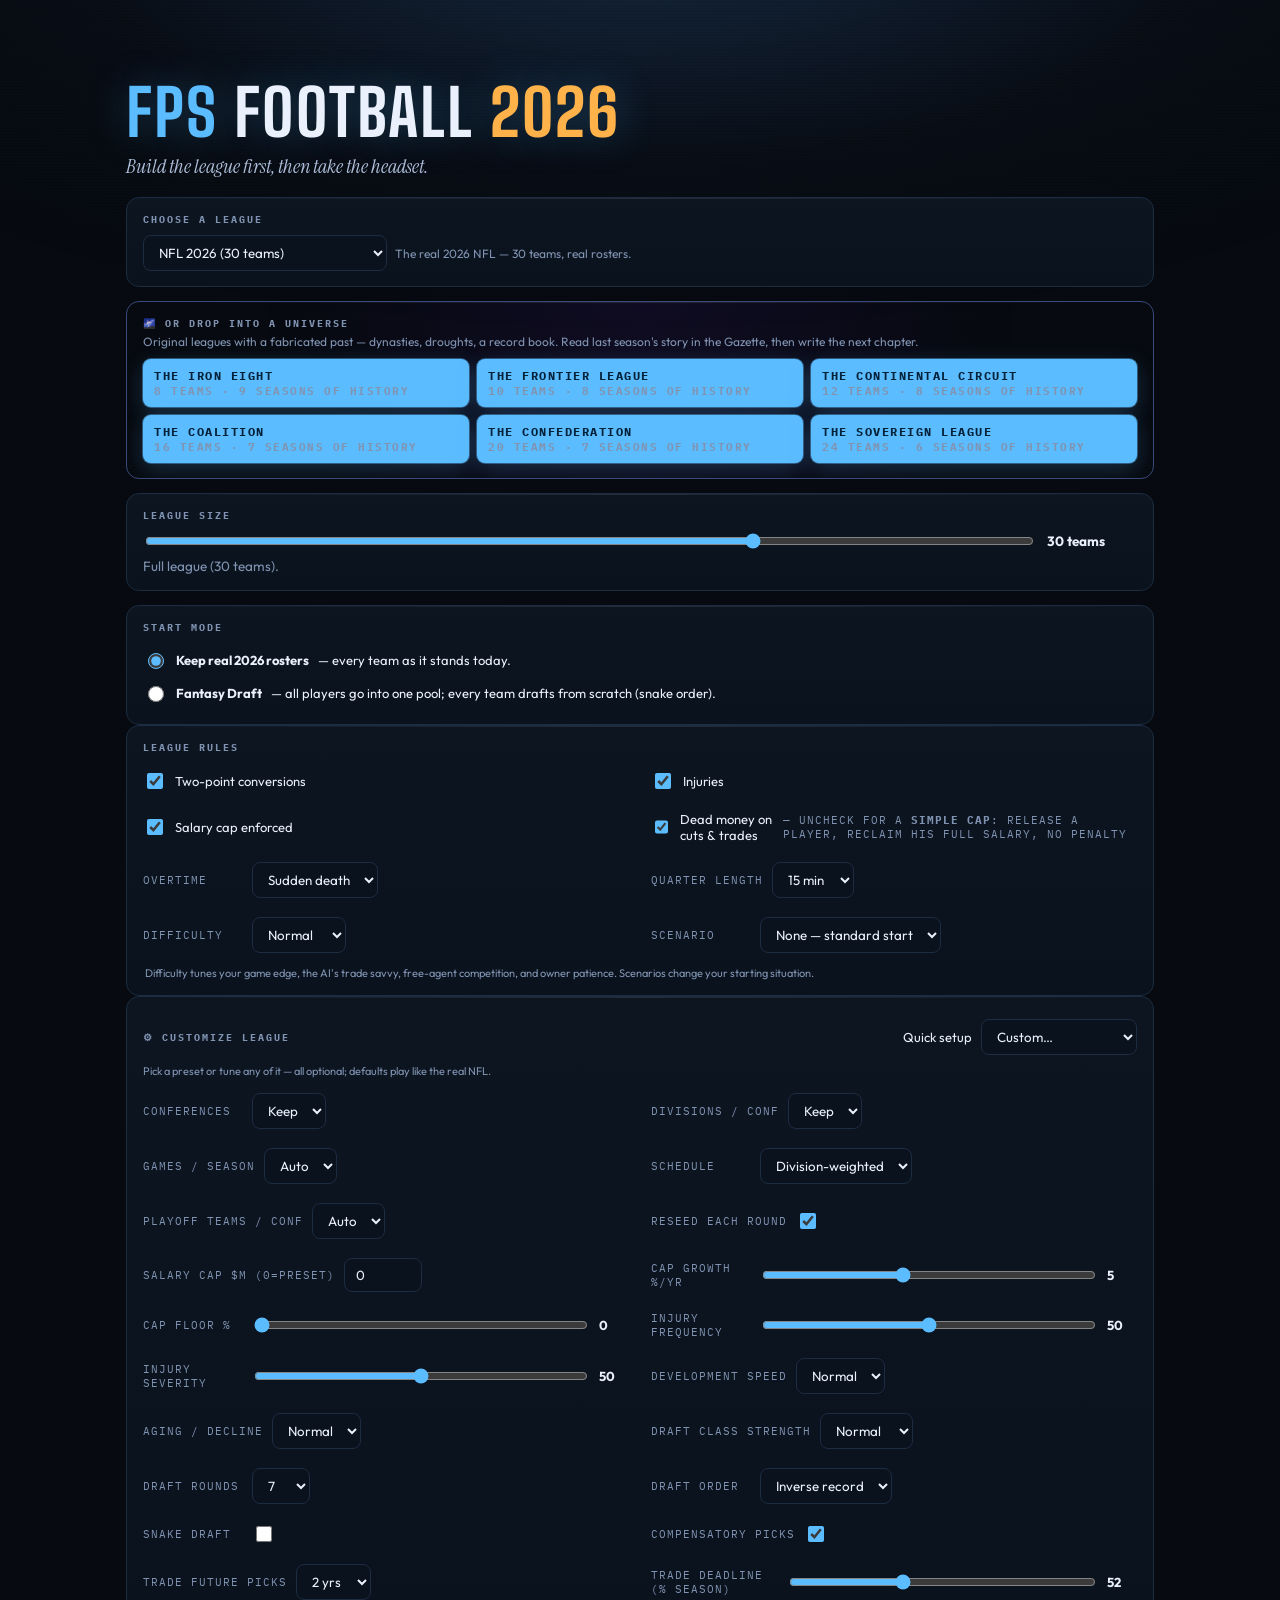
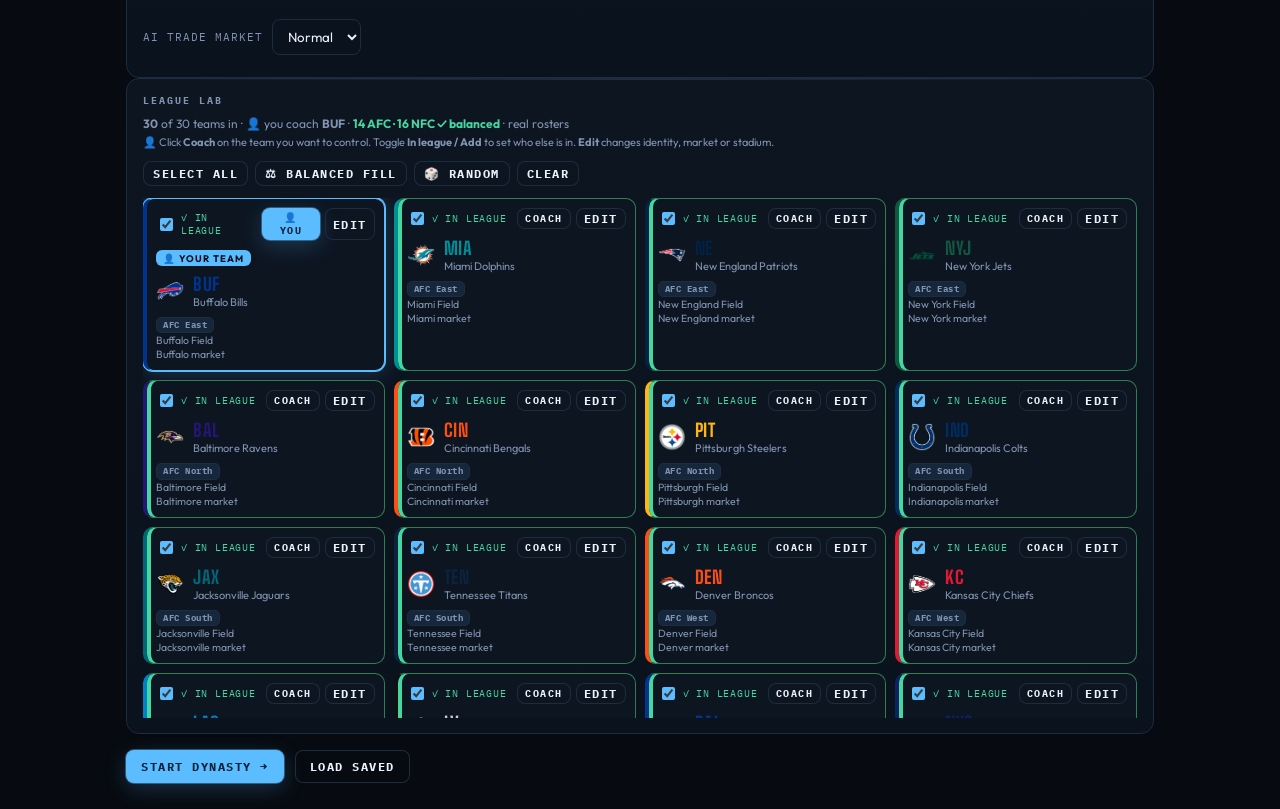
<file: index.html>
<!doctype html><html lang="en"><head><meta charset="utf-8">
<meta name="viewport" content="width=device-width,initial-scale=1">
<title>FPS Football 2026</title>
<meta name="theme-color" content="#070a10">
<link rel="icon" type="image/png" href="icon.png">
<link rel="apple-touch-icon" href="icon.png">
<link rel="stylesheet" href="style.css">
</head><body>
<div id="boot" style="padding:40px;font-family:sans-serif;color:#93a4c4">Loading FPS 2026…</div>
<script src="data.js"></script>
<script src="engine.js"></script>
<script src="sim.js"></script>
<script src="nn.js"></script>
<script src="ai.js"></script>
<script src="stories.js"></script>
<script src="voices.js"></script>
<script src="pbpgen.js"></script>
<script src="ncaa.js"></script>
<script src="leagues.js"></script>
<script src="franchises.js"></script>
<script src="odds.js"></script>
<script src="physicals.js"></script>
<script src="app.js"></script>
<script src="universes.js"></script>
<script src="storylines.js"></script>
</body></html>
</file>
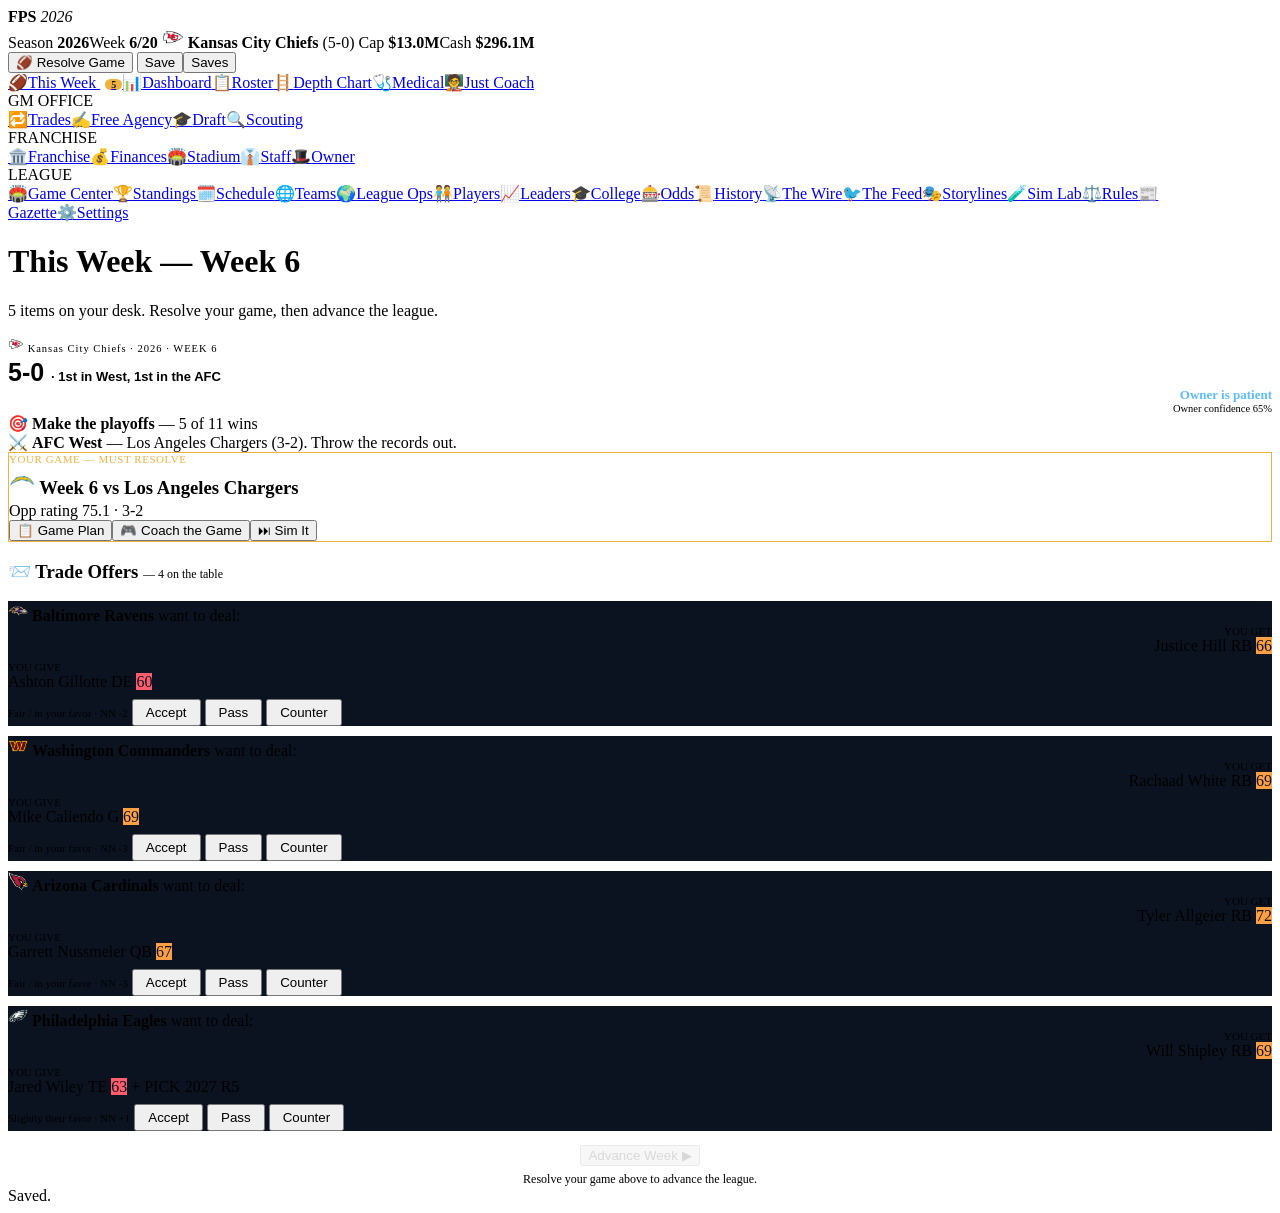
<file: _t_econ.html>
<!doctype html><html><head><meta charset="utf-8"></head><body>
<script>window.RESULT={errs:[]};window.addEventListener('error',e=>RESULT.errs.push(e.message+'@'+e.lineno));</script>
<script src="data.js"></script><script src="engine.js"></script><script src="sim.js"></script>
<script src="nn.js"></script><script src="ai.js"></script><script src="stories.js"></script>
<script src="voices.js"></script><script src="ncaa.js"></script><script src="leagues.js"></script>
<script src="odds.js"></script><script src="app.js"></script>
<script>
function J(o){return JSON.stringify(o);}
window.onload=function(){ setTimeout(function(){
 var R=window.RESULT;
 try{
  newLeague(30,'KC',{league:'nfl',rules:{}}); boot();
  var t=ut();
  // hold record + fan morale constant; measure pure stadium effect
  function snap(){ return {q:t.stadium.quality, cap:t.stadium.cap, attPct:Math.round(ENG.attendancePct(t)*1000)/10,
    profit:ENG.weeklyFinance(t,true).profit, att:ENG.weeklyFinance(t,true).att, fan:Math.round(t.fans.morale)}; }
  R.before=snap();
  t.cash=400;
  buildStadium('upgrade'); R.afterUpgrade=snap();
  buildStadium('new');     R.afterNew=snap();
  // run a few winning weeks to see fan morale + attendance compound
  for(var w=0;w<5 && G.phase==='regular';w++){ ensureWeekState();
    var g=(G.schedule[G.week]||[]).find(x=>x.home==='KC'||x.away==='KC');
    if(g){ var r=ENG.simGame(team(g.home),team(g.away),G.rules); var home=g.home==='KC'; if(home){r.hs=35;r.as=10;}else{r.as=35;r.hs=10;} G.pendingUserResult=r; }
    G.weekGameDone=true; advanceWeek({force:true});
  }
  R.after5Wins=snap();
  R.done=true;
 }catch(e){ R.fatal=String(e); }
 console.log('RESULT_BEGIN'+J(R)+'RESULT_END');
},60);};
</script></body></html>
</file>
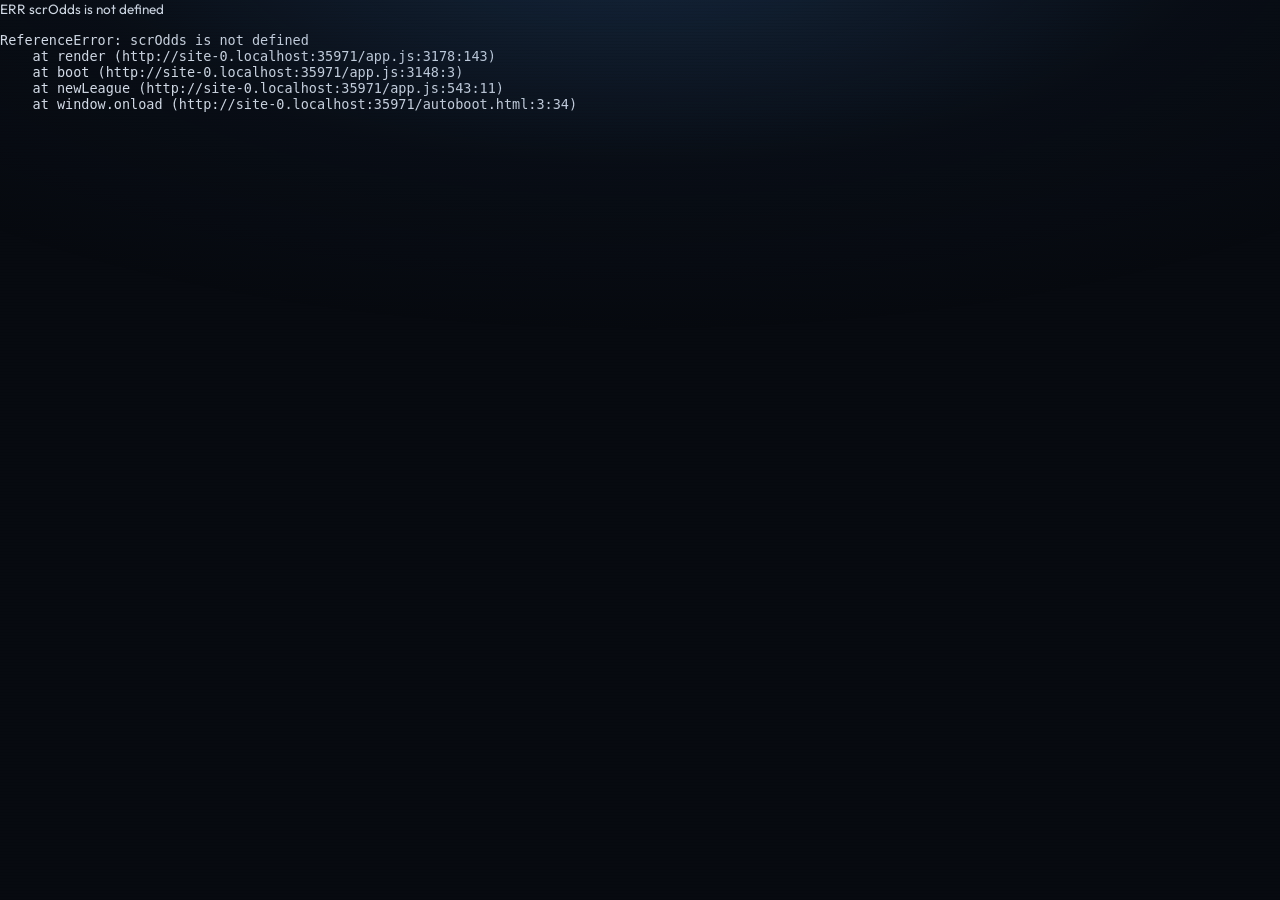
<file: autoboot.html>
<!doctype html><html><head><meta charset="utf-8"><link rel="stylesheet" href="style.css"></head><body>
<script src="data.js"></script><script src="engine.js"></script><script src="app.js"></script>
<script>window.onload=()=>{ try{ newLeague(30,'BUF'); for(let i=0;i<9;i++) advanceWeek(); VIEW=(location.hash||'#standings').slice(1); render(); }catch(e){document.body.innerHTML='ERR '+e.message+'<pre>'+e.stack+'</pre>';} };</script>
</body></html>
</file>
<file: style.css>
/* ============================================================
   FPS FOOTBALL 2026 — "FLOODLIGHT" design system
   brilliance carved out of darkness
   ============================================================ */
@font-face{font-family:'Disp';src:url('fonts/BigShoulders-Bold.ttf');font-weight:700}
@font-face{font-family:'Disp';src:url('fonts/BigShoulders-Regular.ttf');font-weight:400}
@font-face{font-family:'Mono';src:url('fonts/IBMPlexMono-Regular.ttf');font-weight:400}
@font-face{font-family:'Mono';src:url('fonts/IBMPlexMono-Bold.ttf');font-weight:700}
@font-face{font-family:'Body';src:url('fonts/Outfit-Regular.ttf');font-weight:400}
@font-face{font-family:'Body';src:url('fonts/Outfit-Bold.ttf');font-weight:700}
@font-face{font-family:'Serif';src:url('fonts/InstrumentSerif-Regular.ttf');font-style:normal}
@font-face{font-family:'Serif';src:url('fonts/InstrumentSerif-Italic.ttf');font-style:italic}
@font-face{font-family:'News';src:url('fonts/LibreBaskerville-Regular.ttf')}

:root{
  --bg:#070a10; --bg2:#0a0f18; --panel:#0d1521; --panel2:#111d2c; --line:#1c2c41; --line2:#121d2b;
  --ink:#eaf1fc; --dim:#8094b2; --faint:#56688a; --chip:#16273c;
  --acc:#5bbcff; --acc-bright:#a9dcff; --acc2:#ffb24a; --good:#46d6a0; --bad:#ff6470;
  --disp:'Disp',Impact,sans-serif; --mono:'Mono',ui-monospace,monospace; --body:'Body',-apple-system,Segoe UI,sans-serif; --serif:'Serif',Georgia,serif;
}
*{box-sizing:border-box}
*,*::before,*::after{animation:none!important;transition:none!important;scroll-behavior:auto!important}
html,body{height:100%}
body{margin:0;font-family:var(--body);background:var(--bg);color:var(--ink);font-size:13.5px;-webkit-font-smoothing:antialiased}
body::before{content:'';position:fixed;inset:0;pointer-events:none;z-index:0;
  background:radial-gradient(120% 70% at 50% -8%, rgba(44,84,130,.42), rgba(20,40,64,.12) 38%, transparent 64%);}
body::after{content:'';position:fixed;inset:0;pointer-events:none;z-index:1;opacity:.5;
  background:repeating-linear-gradient(0deg, rgba(0,0,0,.13) 0 1px, transparent 1px 3px);}
#app{display:flex;min-height:100vh;position:relative;z-index:2}
button{font-family:var(--body);cursor:pointer}
a{color:var(--acc)}

/* ---------- top bar ---------- */
#top{position:fixed;top:0;left:0;right:0;height:56px;z-index:50;display:flex;align-items:center;gap:18px;padding:0 18px;
  background:linear-gradient(180deg,rgba(13,21,33,.96),rgba(8,12,19,.92));backdrop-filter:blur(8px);border-bottom:1px solid var(--line)}
#top .logo{font-family:var(--disp);font-weight:700;letter-spacing:2px;font-size:23px;line-height:1}
#top .logo b{color:var(--acc)} #top .logo i{color:var(--acc2);font-style:normal}
#top .meta{display:flex;gap:20px;font-family:var(--mono);font-size:11px;letter-spacing:1.5px;color:var(--faint);text-transform:uppercase;margin-left:6px;align-items:center}
#top .meta b{color:var(--ink);font-family:var(--disp);font-weight:700;letter-spacing:.5px;font-size:15px}
#top .meta span{display:flex;align-items:center;gap:7px}
#top .spacer{flex:1}
.btn{font-family:var(--mono);font-weight:700;font-size:12px;letter-spacing:1.5px;text-transform:uppercase;
  background:var(--acc);color:#04223a;border:none;border-radius:8px;padding:9px 15px;box-shadow:0 0 0 1px rgba(91,188,255,.4),0 6px 22px rgba(91,188,255,.22)}
.btn:hover{filter:brightness(1.08);box-shadow:0 0 0 1px rgba(91,188,255,.6),0 8px 28px rgba(91,188,255,.34)}
.btn.sec{background:transparent;color:var(--ink);box-shadow:inset 0 0 0 1px var(--line)}
.btn.sec:hover{box-shadow:inset 0 0 0 1px var(--acc);color:var(--acc)}
.btn.warn{background:var(--acc2);color:#3a2600;box-shadow:0 0 0 1px rgba(255,178,74,.4),0 6px 22px rgba(255,178,74,.22)}
.btn:disabled{opacity:.4;cursor:default;box-shadow:none}

/* ---------- layout / nav ---------- */
#side{width:188px;background:linear-gradient(180deg,var(--bg2),#080c13);border-right:1px solid var(--line);padding-top:64px;position:fixed;top:0;bottom:0;overflow:auto;z-index:40}
#side::-webkit-scrollbar{width:0}
#side .nav{padding:10px 9px 30px}
#side .nav a{display:flex;align-items:center;gap:10px;padding:8px 11px;border-radius:8px;color:var(--dim);text-decoration:none;font-weight:700;font-size:12.5px;letter-spacing:.2px;border-left:2px solid transparent}
#side .nav a .ic{width:18px;text-align:center;opacity:.85;filter:grayscale(.3)}
#side .nav a:hover{background:rgba(91,188,255,.06);color:var(--ink)}
#side .nav a.on{background:linear-gradient(90deg,rgba(91,188,255,.16),transparent);color:var(--acc-bright);border-left-color:var(--acc);box-shadow:inset 0 0 22px rgba(91,188,255,.06)}
#side .grp{font-family:var(--mono);font-size:9.5px;text-transform:uppercase;letter-spacing:2.5px;color:var(--faint);padding:16px 13px 5px}
#main{margin-left:188px;margin-top:56px;padding:24px 28px 60px;flex:1;width:calc(100vw - 188px);max-width:none}

/* ---------- headings ---------- */
h1.scr{font-family:var(--disp);font-weight:700;font-size:30px;letter-spacing:.5px;margin:0 0 2px;text-transform:uppercase}
.sub{font-family:var(--mono);color:var(--dim);margin:0 0 18px;font-size:11.5px;letter-spacing:1px;text-transform:uppercase}
.teamhead{display:flex;align-items:center;gap:18px;margin-bottom:18px}
.teamhead img,.teamhead .lgfx{filter:drop-shadow(0 4px 16px rgba(0,0,0,.6))}

/* ---------- cards ---------- */
.cards{display:grid;grid-template-columns:repeat(auto-fill,minmax(212px,1fr));gap:13px}
.card{position:relative;background:linear-gradient(180deg,var(--panel),#0a121d);border:1px solid var(--line);border-radius:13px;padding:15px 16px;overflow:hidden}
.card::before{content:'';position:absolute;top:0;left:0;right:0;height:1px;background:linear-gradient(90deg,transparent,rgba(255,255,255,.10),transparent)}
.card h3{font-family:var(--mono);margin:0 0 9px;font-size:10px;font-weight:700;text-transform:uppercase;letter-spacing:2px;color:var(--dim)}
.stat{font-family:var(--disp);font-weight:700;font-size:38px;line-height:.95;letter-spacing:.5px}
.stat.s{font-size:26px}
.row{display:flex;align-items:center;gap:11px}
.muted{color:var(--dim)} .good{color:var(--good)} .bad{color:var(--bad)} .acc{color:var(--acc)}

/* ---------- tables ---------- */
table{width:100%;border-collapse:collapse}
th{font-family:var(--mono);font-size:10px;text-transform:uppercase;letter-spacing:1.2px;color:var(--faint);text-align:left;padding:9px 9px;border-bottom:1px solid var(--line);font-weight:700}
td{padding:8px 9px;border-bottom:1px solid var(--line2);font-size:13px;vertical-align:middle}
table tr:hover td{background:rgba(91,188,255,.05)}
td b{font-family:var(--disp);font-weight:700;font-size:15px;letter-spacing:.3px}
.tag{font-family:var(--mono);display:inline-block;background:var(--chip);border:1px solid var(--line);border-radius:5px;padding:1px 6px;font-size:10px;font-weight:700;letter-spacing:.5px}
.ovr{font-family:var(--disp);font-weight:700;display:inline-block;min-width:32px;text-align:center;border-radius:7px;padding:3px 7px 1px;font-size:15px;color:#06101c;line-height:1}
.bar{height:7px;border-radius:5px;background:#11202f;overflow:hidden;box-shadow:inset 0 0 0 1px rgba(255,255,255,.03)}
.bar>i{display:block;height:100%;background:var(--acc);box-shadow:0 0 8px rgba(91,188,255,.6)}
.pill{font-family:var(--mono);border:1px solid var(--line);border-radius:999px;padding:3px 11px;font-size:10.5px;color:var(--dim);background:var(--bg2)}
.teamdot{width:11px;height:11px;border-radius:3px;display:inline-block}
.split{display:grid;grid-template-columns:1fr 1fr;gap:18px}
.flex{display:flex;gap:16px;flex-wrap:wrap}
.news{border-left:2px solid var(--acc2);padding:7px 12px;margin-bottom:8px;background:linear-gradient(90deg,rgba(255,178,74,.06),transparent);border-radius:0 8px 8px 0;font-size:12.5px;line-height:1.45}
.news b{color:var(--acc2);font-family:var(--mono);font-size:10.5px;letter-spacing:1px;text-transform:uppercase}

/* ---------- inputs ---------- */
input[type=range]{width:100%;accent-color:var(--acc)}
select,input[type=number],input[type=text],#psearch{font-family:var(--body);background:#0a121d;border:1px solid var(--line);color:var(--ink);border-radius:8px;padding:8px 11px}
select:focus,input:focus{outline:none;border-color:var(--acc);box-shadow:0 0 0 3px rgba(91,188,255,.15)}
#psearch::placeholder{color:var(--faint)}
.opt{display:flex;align-items:center;gap:9px;padding:7px 0;font-size:13px;cursor:pointer}
.opt input[type=checkbox],.opt input[type=radio]{accent-color:var(--acc);width:16px;height:16px}
.opt b{font-weight:700} .opt>span{color:var(--dim);min-width:100px;font-family:var(--mono);font-size:11px;text-transform:uppercase;letter-spacing:1px}
.rulesgrid{display:grid;grid-template-columns:1fr 1fr;gap:5px 22px}
.sorth{cursor:pointer;user-select:none;white-space:nowrap}.sorth:hover{color:var(--acc)}

/* ---------- logos ---------- */
.lg{vertical-align:middle;object-fit:contain;display:inline-block}
.lgfx{font-family:var(--disp);font-weight:700;display:inline-flex;align-items:center;justify-content:center;border-radius:6px;color:#fff;letter-spacing:.5px;vertical-align:middle;line-height:1}

/* ---------- setup ---------- */
#setup{max-width:1080px;margin:48px auto;padding:26px;position:relative;z-index:2}
#setup h1{font-family:var(--disp);font-weight:700;font-size:64px;letter-spacing:2px;margin:0 0 2px;text-transform:uppercase;text-shadow:0 0 40px rgba(91,188,255,.3)}
#setup h1 b{color:var(--acc)} #setup h1 i{color:var(--acc2);font-style:normal}
#setup .sub{font-family:var(--serif);font-style:italic;font-size:20px;text-transform:none;letter-spacing:0;color:#aebfda}
.teamgrid{display:grid;grid-template-columns:repeat(auto-fill,minmax(146px,1fr));gap:9px;max-height:360px;overflow:auto;margin-top:12px}
.tsel{border:1px solid var(--line);border-radius:10px;padding:9px;cursor:pointer;background:var(--panel)}
.tsel:hover{border-color:var(--acc);background:var(--panel2)}.tsel.on{border-color:var(--acc);box-shadow:0 0 0 1px var(--acc),0 0 22px rgba(91,188,255,.25)}
.tselrow{display:flex;align-items:center;gap:9px}
.tsel .ab{font-family:var(--disp);font-weight:700;font-size:18px;letter-spacing:.5px} .tsel .nm{font-size:11px;color:var(--dim)}
.setup-grid{grid-template-columns:repeat(auto-fill,minmax(220px,1fr));max-height:520px}
.setup-tile.in{border-color:#2f7d52;box-shadow:inset 4px 0 0 var(--good,#46d39a)}
.setup-tile.off{opacity:.4;filter:grayscale(.9) saturate(.35);border-style:dashed;border-color:#2a3550}
.setup-tile.off:hover{opacity:.8;filter:grayscale(.3)}
.setup-actions{display:flex;align-items:center;justify-content:space-between;gap:8px;margin-bottom:8px}
.mini-check{font-family:var(--mono);font-size:10px;letter-spacing:.8px;text-transform:uppercase;color:var(--dim);display:flex;align-items:center;gap:5px;cursor:pointer}
.mini-check input{accent-color:var(--acc)}
.hidden{display:none}
.toast{position:fixed;bottom:20px;right:20px;left:auto;transform:none;background:var(--panel2);border:1px solid var(--acc);color:var(--ink);
  font-family:var(--mono);font-size:12px;letter-spacing:.5px;padding:11px 18px;border-radius:10px;z-index:200;box-shadow:0 10px 40px rgba(0,0,0,.6),0 0 0 1px rgba(91,188,255,.2)}

/* ---------- player card ---------- */
#ovl{position:fixed;inset:0;background:rgba(4,7,13,.82);backdrop-filter:blur(4px);z-index:300;display:flex;align-items:center;justify-content:center}
#ovl .pc{position:relative;background:linear-gradient(180deg,#0e1826,#090f18);border:1px solid var(--acc);border-radius:16px;width:600px;max-width:94vw;max-height:90vh;overflow:auto;box-shadow:0 30px 80px rgba(0,0,0,.7),0 0 0 1px rgba(91,188,255,.25),0 0 70px rgba(91,188,255,.12)}
.pc .pchd{display:flex;align-items:center;gap:14px;padding:18px 20px;border-bottom:1px solid var(--line);background:radial-gradient(90% 140% at 0% 0%,rgba(91,188,255,.12),transparent 60%)}
.pc .pchd .big{font-family:var(--disp);font-weight:700;font-size:30px;letter-spacing:.5px;line-height:1;text-transform:uppercase}
.pc .pchd .muted{font-family:var(--mono);font-size:11px;letter-spacing:.5px;margin-top:4px}
.pc .pchd .x{margin-left:auto;cursor:pointer;color:var(--dim);font-size:22px;align-self:flex-start}
.pc .pcbody{padding:18px 20px}
.attrgrid{display:grid;grid-template-columns:1fr 1fr;gap:9px 22px}
.attr{display:flex;align-items:center;gap:9px;font-size:12px}
.attr .lbl{width:120px;font-family:var(--mono);font-size:11px;font-weight:700;letter-spacing:.5px;white-space:nowrap}
.attr .bar{flex:1} .attr .val{width:26px;text-align:right;font-family:var(--disp);font-weight:700;font-size:16px}
.grphd{grid-column:1/3;font-family:var(--mono);font-size:10px;text-transform:uppercase;letter-spacing:2px;color:var(--faint);margin-top:8px}
.pname{cursor:pointer;color:var(--ink)} .pname:hover{color:var(--acc);text-decoration:underline}

/* ---------- THE GRIDIRON GAZETTE (printed broadsheet) ---------- */
.gaz{background:#f4efe3;color:#15120c;border-radius:6px;padding:26px 30px;box-shadow:0 20px 60px rgba(0,0,0,.5),inset 0 0 120px rgba(120,100,60,.08);
  font-family:var(--news),Georgia,serif;position:relative;background-image:radial-gradient(rgba(120,100,60,.05) 1px,transparent 1px);background-size:4px 4px}
.gaz h2{font-family:var(--serif);text-align:center;border-bottom:4px double #15120c;border-top:2px solid #15120c;padding:6px 0 8px;margin:0 0 6px;font-size:46px;letter-spacing:1px;font-weight:400}
.gaz .ged{display:flex;justify-content:space-between;font-family:var(--mono);font-size:10px;text-transform:uppercase;letter-spacing:2px;border-bottom:1px solid #15120c;padding-bottom:5px;margin-bottom:14px;color:#5a4f3a}
.gaz h3.lead{font-family:var(--serif);font-size:33px;line-height:1.12;margin:4px 0 16px;text-align:center;font-weight:400}
.gcols{display:grid;grid-template-columns:1.7fr 1fr;gap:22px}
.gaz .gmain{border-right:1px solid #cabb98;padding-right:20px}
.gaz h4.ghd{font-family:var(--serif);font-size:15px;text-transform:uppercase;letter-spacing:2px;border-bottom:2px solid #15120c;margin:16px 0 7px;padding-bottom:3px;font-weight:400}
.gaz .gart{font-size:13px;line-height:1.5;margin:0 0 9px;text-align:justify;color:#241f15}
.gaz .gbox{border:1px solid #15120c;background:rgba(255,255,255,.4);padding:11px 13px;margin-bottom:13px}
.gaz .gbox h4{font-family:var(--mono);font-size:10px;text-transform:uppercase;letter-spacing:2px;margin:0 0 8px;border-bottom:1px solid #b5a684;padding-bottom:4px;color:#3a3324;font-weight:700}
.gaz .gbox.star{background:#15120c;color:#f4efe3;border-color:#15120c}
.gaz .gbox.star h4{color:var(--acc2);border-color:#473d28}
.gaz .gstar{font-family:var(--serif);font-size:23px;font-weight:400;line-height:1.05}
.gaz .gsub{font-family:var(--mono);font-size:10.5px;color:#6b5f44} .gaz .gbox.star .gsub{color:#cdbf9c}
.gaz .glead{display:flex;justify-content:space-between;font-size:13px;padding:3px 0;border-bottom:1px dotted #c3b48f}
.gaz .glead b{font-family:var(--disp);font-weight:700;font-size:15px}
.gaz .gbox p{font-size:12.5px;margin:4px 0}
.gaz .gbox.star .glead{border-color:#3a3324}

/* ---------- misc ---------- */
.aprow{display:grid;grid-template-columns:repeat(auto-fill,minmax(230px,1fr));gap:7px}
.apc{font-size:12.5px;padding:5px 0;border-bottom:1px solid var(--line2)}
.face{border-radius:12px;border:1px solid var(--line);background:linear-gradient(180deg,#10202f,#0a1018);object-fit:cover;object-position:top}
@media(max-width:820px){.gcols{grid-template-columns:1fr}.gaz .gmain{border-right:none;padding-right:0}.split{grid-template-columns:1fr}}
/* franchise face in player card */
.pcface{height:64px;width:76px;object-fit:cover;object-position:top;border-radius:10px;border:1px solid var(--acc);background:linear-gradient(180deg,#13243a,#0a121d);box-shadow:0 0 22px rgba(91,188,255,.25)}
.pc .pchd.hasface{padding-top:16px;padding-bottom:16px}
.pc .pchd .muted .lg{margin-right:1px}
/* ---------- Game Center ---------- */
.gcard{cursor:pointer} .gcard:hover{border-color:var(--acc);box-shadow:0 0 0 1px var(--acc),0 8px 30px rgba(91,188,255,.15)}
.gcrow{display:flex;align-items:center;justify-content:space-between;gap:8px;padding:3px 0;color:var(--dim);font-size:13px}
.gcrow.win{color:var(--ink)} .gcrow.win .gcsc{color:var(--acc-bright)}
.gcrow span{display:flex;align-items:center;gap:8px}
.gcsc{font-family:var(--disp);font-weight:700;font-size:22px;letter-spacing:.5px}
.gcfoot{font-family:var(--mono);font-size:9.5px;letter-spacing:1px;text-transform:uppercase;margin-top:8px;border-top:1px solid var(--line2);padding-top:7px}
/* game modal */
.gamehd .gscore{display:flex;align-items:center;justify-content:center;gap:26px;flex:1}
.gamehd .gtm{font-family:var(--mono);font-size:11px;letter-spacing:2px;text-align:center;color:var(--dim)}
.gamehd .gtm div{margin-top:4px}
.gamehd .gfinal{font-family:var(--disp);font-weight:700;font-size:46px;letter-spacing:1px}
.perfrow{display:flex;flex-wrap:wrap;gap:6px 16px}
.perf{font-size:12px;color:var(--dim)} .perf .pname{color:var(--ink)}
.qhd{font-family:var(--mono);font-size:11px;letter-spacing:2px;text-transform:uppercase;color:var(--acc);margin:16px 0 8px;border-bottom:1px solid var(--line);padding-bottom:4px}
.drv{margin-bottom:12px;border-left:2px solid var(--line);padding-left:12px}
.drvh{display:flex;align-items:center;gap:8px;font-size:11px;font-family:var(--mono);text-transform:uppercase;letter-spacing:1px;color:var(--dim);margin-bottom:5px}
.drvh .drvsc{margin-left:auto;font-family:var(--disp);font-size:15px;color:var(--ink);letter-spacing:.5px}
.ply{font-size:12.5px;color:#c2d2ea;padding:2px 0;line-height:1.4}
.ply b{color:var(--acc2);font-family:var(--mono);font-size:11px;letter-spacing:.5px}
/* ---------- The Wire ---------- */
.wireitem{display:flex;gap:12px;align-items:flex-start;padding:11px 0;border-bottom:1px solid var(--line2)}
.wtxt{font-size:13.5px;line-height:1.5;flex:1}
.wtag{font-family:var(--mono);font-size:9.5px;font-weight:700;letter-spacing:1.2px;padding:3px 8px;border-radius:5px;white-space:nowrap;margin-top:1px;min-width:62px;text-align:center}
.wt-rumor{background:rgba(255,178,74,.15);color:var(--acc2);border:1px solid rgba(255,178,74,.4)}
.wt-buzz{background:rgba(91,188,255,.13);color:var(--acc);border:1px solid rgba(91,188,255,.35)}
.wt-ncaa{background:rgba(70,214,160,.13);color:var(--good);border:1px solid rgba(70,214,160,.35)}
.wt-story{background:rgba(180,160,255,.13);color:#c4b5ff;border:1px solid rgba(180,160,255,.35)}
.wt-trade,.wt-sign{background:var(--chip);color:var(--ink);border:1px solid var(--line)}
.wt-inj{background:rgba(255,100,112,.13);color:var(--bad);border:1px solid rgba(255,100,112,.35)}
.wt-hof{background:linear-gradient(180deg,#e7d6a8,#b9892f);color:#2a1d05;border:1px solid #b9892f}
.wt-award{background:rgba(255,207,107,.14);color:#ffcf6b;border:1px solid rgba(255,207,107,.4)}
.ply i{color:var(--faint);font-style:italic} .ply i::before{content:"▸ "}
/* off-field / brain story tags */
.wt-susp{background:rgba(255,100,112,.16);color:#ff8a93;border:1px solid rgba(255,100,112,.45)}
.wt-legal{background:rgba(255,120,80,.15);color:#ff9a6a;border:1px solid rgba(255,120,80,.4)}
.wt-incident{background:rgba(180,60,70,.2);color:#ff9aa3;border:1px solid rgba(180,60,70,.5)}
.wt-holdout{background:rgba(255,178,74,.15);color:var(--acc2);border:1px solid rgba(255,178,74,.4)}
.wt-request{background:rgba(200,120,255,.14);color:#d4a8ff;border:1px solid rgba(200,120,255,.4)}
.arcitem{display:flex;gap:9px;align-items:flex-start;font-size:12.5px;line-height:1.45;margin:5px 0}
.arcitem .wtag{margin-top:1px}
/* newsroom + talk show + clickable wire */
.tshow .tsl{font-size:13.5px;line-height:1.6;margin:6px 0} .tshow .tsl b{color:var(--acc2)}
.featrow{padding:9px 0;border-bottom:1px solid var(--line2);cursor:pointer}
.featrow:hover .feath{color:var(--acc)} .feath{font-family:var(--disp);font-size:18px;letter-spacing:.3px}
.featx{font-size:12.5px;color:var(--dim);margin-top:2px}
.wireitem{justify-content:space-between} .wireitem:hover{background:rgba(91,188,255,.04)}
.wt-retire{background:rgba(180,160,255,.13);color:#c4b5ff;border:1px solid rgba(180,160,255,.35)}
/* coach mode */
.playgrid{display:grid;grid-template-columns:repeat(3,1fr);gap:8px;margin-top:10px}
.playbtn{display:flex;flex-direction:column;align-items:flex-start;gap:3px;text-align:left;padding:10px 12px;text-transform:none;letter-spacing:0;line-height:1.2;min-height:86px}
.playbtn b{font-family:var(--disp);font-size:15px;letter-spacing:.3px} .playbtn span{font-size:10.5px;color:var(--dim);font-family:var(--body);font-weight:400}
.playbtn .cg-playwhy{margin-top:2px;color:#a9dcff;font-family:var(--mono);font-size:9.5px;text-transform:uppercase;letter-spacing:.7px}
.playbtn.suggested{border-color:rgba(91,188,255,.62);box-shadow:inset 0 0 0 1px rgba(91,188,255,.26),0 0 18px rgba(91,188,255,.12)}
.playbtn.counter{border-color:rgba(255,178,74,.42);box-shadow:inset 0 0 0 1px rgba(255,178,74,.12)}
.cg-shell{display:grid;gap:10px;width:100%;max-width:min(1660px,calc(100vw - 216px))}
.cg-textcast{max-width:min(1460px,calc(100vw - 216px));gap:12px}
.cg-textcast .cg-call-card{position:sticky;top:68px;z-index:30;border-color:rgba(91,188,255,.36);background:linear-gradient(180deg,rgba(11,20,33,.98),rgba(7,13,22,.97));box-shadow:0 18px 44px rgba(0,0,0,.40)}
.cg-textcast .cg-callbar{display:grid;grid-template-columns:minmax(0,1fr) 118px auto;gap:12px;align-items:center}
.cg-textcast .playgrid.compact{grid-template-columns:repeat(3,minmax(0,1fr));gap:8px}
.cg-text-scoreboard{border:1px solid rgba(210,225,245,.18);border-radius:10px;background:linear-gradient(180deg,rgba(10,18,30,.96),rgba(6,11,19,.92));box-shadow:0 16px 44px rgba(0,0,0,.28);padding:12px 14px}
.cg-text-scoretop{display:flex;justify-content:space-between;gap:16px;font-family:var(--mono);font-size:10px;letter-spacing:1.3px;color:var(--dim);text-transform:uppercase;border-bottom:1px solid var(--line2);padding-bottom:8px}
.cg-text-scoreline{display:grid;grid-template-columns:minmax(0,1fr) minmax(210px,300px) minmax(0,1fr);gap:12px;align-items:stretch;padding:12px 0 8px}
.cg-text-team{border:1px solid rgba(210,225,245,.10);border-left:4px solid var(--team);border-radius:8px;background:rgba(7,14,24,.72);padding:10px 12px;display:grid;grid-template-columns:minmax(0,1fr) auto;gap:2px 10px;align-items:center}
.cg-text-team.poss{background:linear-gradient(90deg,color-mix(in srgb,var(--team) 22%,rgba(7,14,24,.88)),rgba(7,14,24,.72));border-color:color-mix(in srgb,var(--team) 50%,rgba(210,225,245,.14))}
.cg-text-team span{grid-column:1/-1;min-height:12px;font-family:var(--mono);font-size:9px;letter-spacing:1.4px;color:var(--acc2);text-transform:uppercase}
.cg-text-team b{font-family:var(--disp);font-size:24px;letter-spacing:.3px;text-transform:uppercase;white-space:nowrap;overflow:hidden;text-overflow:ellipsis}
.cg-text-team strong{font-family:var(--disp);font-size:40px;line-height:.9;color:#f7fbff}
.cg-text-team em{grid-column:1/-1;font-family:var(--mono);font-size:10px;font-style:normal;color:var(--dim)}
.cg-text-clock{display:grid;place-items:center;text-align:center;border:1px solid rgba(91,188,255,.24);border-radius:8px;background:#07111d;padding:8px 10px}
.cg-text-clock b{font-family:var(--mono);font-size:10px;letter-spacing:1.8px;color:var(--acc);text-transform:uppercase}
.cg-text-clock strong{font-family:var(--disp);font-size:36px;line-height:.95;color:#f5f9ff}
.cg-text-clock span{font-family:var(--mono);font-size:10.5px;letter-spacing:.8px;line-height:1.35;color:#a9bdd9;text-transform:uppercase}
.cg-text-meta{display:flex;gap:12px;flex-wrap:wrap;border-top:1px solid var(--line2);padding-top:8px;font-family:var(--mono);font-size:10px;letter-spacing:.9px;color:var(--dim);text-transform:uppercase}
.cg-textgrid{display:grid;grid-template-columns:minmax(0,1fr) 360px;gap:12px;align-items:start;min-height:0}
.cg-textgrid main{display:grid;gap:12px;max-height:max(360px,calc(100vh - 510px));overflow:auto;padding-right:4px}.cg-text-side{display:grid;gap:12px;max-height:max(360px,calc(100vh - 510px));overflow:auto;padding-right:4px}
.cg-text-maincall{border:1px solid rgba(91,188,255,.24);border-left:5px solid var(--acc);border-radius:10px;background:linear-gradient(180deg,rgba(12,24,39,.96),rgba(7,14,24,.90));padding:14px 16px;box-shadow:0 14px 38px rgba(0,0,0,.24)}
.cg-text-maincall h2{font-size:28px;line-height:1.18;margin:5px 0 0;color:#f6f9ff;font-weight:800}
.cg-text-maincall p{font-family:var(--serif);font-size:18px;line-height:1.32;font-style:italic;color:#d8cdb9;margin:9px 0 0}
.cg-text-meta-line{font-family:var(--mono);font-size:10px;letter-spacing:1.1px;color:#8ba6c8;text-transform:uppercase}
.cg-text-moment{border:1px solid var(--moment);border-radius:8px;background:linear-gradient(90deg,color-mix(in srgb,var(--moment) 24%,rgba(7,14,24,.92)),rgba(7,14,24,.88));padding:8px 10px;margin-bottom:10px}
.cg-text-moment b{display:block;font-family:var(--disp);font-size:23px;letter-spacing:1.4px;color:var(--moment);text-transform:uppercase}.cg-text-moment span{font-size:12px;color:#cbd8ec}
.cg-text-feed{display:grid;gap:7px}.cg-text-log{display:grid;gap:4px;max-height:260px;overflow:auto;padding-right:4px}
.cg-text-row{display:grid;grid-template-columns:1fr auto 1fr;gap:8px;align-items:center;padding:5px 2px;border-bottom:1px solid var(--line2);font-size:12.5px}
.cg-text-row span:last-child{text-align:right}.cg-text-row em{font-family:var(--mono);font-size:9px;font-style:normal;color:var(--acc);text-align:center;text-transform:uppercase}.cg-text-row b{font-family:var(--mono);font-size:11.5px}
.cg-text-stats{display:grid;gap:12px}.cg-text-stats .cg-text-row{grid-template-columns:64px minmax(0,1fr)}.cg-text-stats .cg-text-row b{text-align:right;overflow:hidden;text-overflow:ellipsis;white-space:nowrap}
.cg-text-decision p{margin:0;color:#cbd8ec;line-height:1.45}.cg-text-final{display:grid;gap:8px}
.cg-text-live{border-left:5px solid var(--acc2)}
.cg-coach-card{display:grid;grid-template-columns:1.35fr 1fr 1fr 1fr;gap:8px;margin:10px 0;padding:10px;border:1px solid rgba(91,188,255,.18);border-radius:9px;background:rgba(4,10,18,.58)}
.cg-coach-card h4{font-family:var(--disp);font-size:20px;letter-spacing:.3px;margin:0 0 2px;color:#f4f8ff;text-transform:uppercase}
.cg-coach-card p{margin:0;color:#b8c8de;font-size:12px;line-height:1.35}
.cg-coach-card div:not(:first-child){border-left:1px solid var(--line2);padding-left:10px;display:grid;align-content:start;gap:2px}
.cg-coach-card span{font-family:var(--mono);font-size:9px;letter-spacing:1.3px;color:var(--faint);text-transform:uppercase}
.cg-coach-card b{font-family:var(--disp);font-size:17px;color:#eaf1fc;line-height:1.05}
.cg-coach-card em{font-size:11px;line-height:1.3;color:#8fa5c2;font-style:normal}
.cg-headset-quote{grid-column:1/-1;border-left:none!important;padding:8px 10px!important;margin-top:2px;border-radius:8px;background:linear-gradient(90deg,rgba(91,188,255,.10),rgba(255,178,74,.06));font-size:12.5px;line-height:1.35;color:#d7e4f8;font-style:italic}
.cg-tendency-strip{display:grid;grid-template-columns:1fr 1fr 1.35fr;gap:8px;margin:8px 0 10px}
/* BEAUTIFUL premium enhancements for best-game graphics */
.cg-gameplan-strip button { transition: all 0.1s ease; letter-spacing: 0.5px; }
.cg-gameplan-strip button:not(.sec) { background: linear-gradient(180deg, rgba(91,188,255,.25), rgba(91,188,255,.12)); border-color: rgba(91,188,255,.55); }
.cg-halftime { animation: halftimeGlow 1.5s ease-in-out infinite alternate; }
@keyframes halftimeGlow { from { box-shadow: 0 0 0 1px rgba(240,178,74,.3); } to { box-shadow: 0 0 12px 2px rgba(240,178,74,.25); } }
#cgreplay { font-family: var(--mono); letter-spacing: 1px; background: rgba(255,210,74,.12); border-color: #ffd24a; }
#cgreplay:hover { background: rgba(255,210,74,.22); transform: scale(1.02); }
.cg-snap-field { transition: transform 0.2s ease; }
.cg-snap-field:hover { transform: scale(1.005); }
/* enhanced canvas beauty */
#cgcv { border-radius: 8px; box-shadow: 0 8px 32px rgba(0,0,0,.55), inset 0 0 0 1px rgba(255,255,255,.08); }
.cg-tendency-strip div{border:1px solid var(--line2);border-radius:8px;background:rgba(6,13,23,.78);padding:7px 9px;min-width:0}
.cg-tendency-strip span{display:block;font-family:var(--mono);font-size:8.5px;letter-spacing:1.2px;text-transform:uppercase;color:var(--faint);margin-bottom:2px}
.cg-tendency-strip b{display:block;font-size:12px;color:#dce9fb;white-space:nowrap;overflow:hidden;text-overflow:ellipsis}
.cg-tendency-strip em{display:block;margin-top:3px;font-size:10.5px;color:#9fb3cf;font-style:normal;white-space:nowrap;overflow:hidden;text-overflow:ellipsis}
.cg-special-alert{border:1px solid rgba(255,178,74,.35);border-left:4px solid var(--acc2);border-radius:8px;background:linear-gradient(90deg,rgba(255,178,74,.13),rgba(7,14,24,.82));padding:8px 10px;margin:8px 0 10px}
.cg-special-alert span{display:block;font-family:var(--mono);font-size:8.5px;letter-spacing:1.3px;text-transform:uppercase;color:#d6a85c;margin-bottom:2px}
.cg-special-alert b{display:block;font-family:var(--disp);font-size:18px;color:#fff;text-transform:uppercase}.cg-special-alert em{display:block;font-size:12px;color:#c5d2e4;font-style:normal;line-height:1.35}
.cg-drive-card{display:grid;gap:8px;border-left:4px solid var(--good)}
.cg-drive-top{display:grid;grid-template-columns:minmax(0,1fr) 86px;gap:12px;align-items:start}
.cg-drive-top h4{font-family:var(--disp);font-size:24px;margin:0;text-transform:uppercase;color:#f5fbff}
.cg-drive-top p{margin:2px 0 0;color:#b9c9df;line-height:1.35}
.cg-pressure{border:1px solid var(--line);border-radius:9px;padding:7px;text-align:center;background:#08111e}
.cg-pressure span,.cg-pressure em{display:block;font-family:var(--mono);font-size:8.5px;letter-spacing:1.1px;color:var(--faint);text-transform:uppercase;font-style:normal}.cg-pressure b{font-family:var(--disp);font-size:30px;line-height:1;color:#fff}.cg-pressure.heated b{color:var(--acc2)}.cg-pressure.redline{border-color:rgba(255,100,112,.55);box-shadow:0 0 18px rgba(255,100,112,.16)}.cg-pressure.redline b{color:var(--bad)}.cg-pressure.calm b{color:var(--good)}
.cg-drive-metrics{display:flex;gap:8px;flex-wrap:wrap}.cg-drive-metrics span{font-family:var(--mono);font-size:10px;letter-spacing:.8px;text-transform:uppercase;color:#9eb1cc;border:1px solid var(--line2);border-radius:999px;padding:3px 8px;background:#08111e}
.cg-drive-beat{border:1px solid rgba(91,188,255,.18);border-radius:8px;background:linear-gradient(90deg,rgba(91,188,255,.10),rgba(8,17,30,.62));padding:7px 9px;color:#d8e5f6;font-size:12.5px;line-height:1.35}
.cg-drive-last{display:grid;grid-template-columns:auto 1fr auto;gap:8px;align-items:center;border-top:1px solid var(--line2);padding-top:7px}.cg-drive-last span{font-family:var(--mono);font-size:9px;letter-spacing:1.1px;color:var(--faint);text-transform:uppercase}.cg-drive-last b{font-family:var(--disp);font-size:16px;color:#eaf1fc}.cg-drive-last em{font-size:11px;color:#93a8c3;font-style:normal}
.cg-last-snap{display:grid;gap:7px;border-left:4px solid var(--acc2)}
.cg-last-row{display:grid;grid-template-columns:64px minmax(0,1fr);gap:8px;font-size:11.5px;border-bottom:1px solid var(--line2);padding-bottom:5px}
.cg-last-row span{font-family:var(--mono);font-size:9px;letter-spacing:1.2px;text-transform:uppercase;color:var(--faint)}
.cg-last-row b{font-family:var(--mono);font-size:11px;color:#d8e5f6;white-space:nowrap;overflow:hidden;text-overflow:ellipsis}
.cg-last-outcome{display:flex;gap:10px;align-items:baseline;flex-wrap:wrap}.cg-last-outcome strong{font-family:var(--disp);font-size:24px;color:#fff}.cg-last-outcome em{font-size:12px;color:#96aac6;font-style:normal}
.cg-grade{font-family:var(--mono);font-size:10px;letter-spacing:1px;text-transform:uppercase;border:1px solid var(--line);border-radius:999px;padding:3px 8px;color:#d8e5f6;background:#08111e}.cg-grade.good{border-color:rgba(70,214,160,.45);color:var(--good)}.cg-grade.warn{border-color:rgba(255,178,74,.45);color:var(--acc2)}.cg-grade.bad{border-color:rgba(255,100,112,.45);color:var(--bad)}
.cg-last-snap p{margin:0;color:#cbd8ec;line-height:1.38;font-size:12.5px}
.cg-toprow{display:grid;grid-template-columns:320px minmax(0,1fr);gap:8px;align-items:stretch}
.cg-topstack{display:grid;gap:8px;align-content:stretch}
.cg-venue{border:1px solid var(--line);border-radius:10px;overflow:hidden;background:#07101d}
.cg-venue-cap{padding:4px 10px;border-top:1px solid var(--line);font-size:11px;color:var(--dim);text-align:center;line-height:1.25}
.cg-slot{padding:6px 10px;border-radius:8px;text-align:center;background:rgba(12,19,32,.86);border:1px solid var(--line);font-size:11px;box-shadow:0 8px 24px rgba(0,0,0,.28);backdrop-filter:blur(8px)}
.cg-scorebug{padding:8px 14px;border-radius:8px;background:linear-gradient(180deg,rgba(8,13,20,.92),rgba(4,8,13,.86));border:1px solid rgba(210,225,245,.18);box-shadow:0 12px 34px rgba(0,0,0,.42);backdrop-filter:blur(10px)}
.cg-gamegrid{display:grid;grid-template-columns:minmax(0,1fr) minmax(360px,410px);gap:10px;align-items:stretch}
.cg-stadium-stage{position:relative;height:clamp(560px,calc(100vh - 342px),760px);border:1px solid var(--line);border-radius:12px;overflow:hidden;background:#07101d;box-shadow:0 18px 50px rgba(0,0,0,.32)}
.cg-stadium-bg{position:absolute;inset:0;z-index:0;background:#07101d}
.cg-stadium-bg>div{height:100%!important}
.cg-stadium-bg img{object-position:center center;filter:saturate(1.12) contrast(1.06) brightness(1.08);transform:none;transform-origin:center center}
.cg-stage-playing .cg-stadium-bg img{transform:scale(1.045);filter:saturate(1.08) contrast(1.12) brightness(.86)}
.cg-stadium-stage.wx-rain .cg-stadium-bg img{filter:saturate(.96) contrast(1.14) brightness(.72)}
.cg-stadium-stage.wx-snow .cg-stadium-bg img{filter:saturate(.78) contrast(.98) brightness(1.1)}
.cg-stadium-stage.wx-cold .cg-stadium-bg img{filter:saturate(.88) contrast(1.03) brightness(.98)}
.cg-stadium-stage.wx-dome .cg-stadium-bg img{filter:saturate(1.18) contrast(1.08) brightness(1.04)}
.venue-art.has-photo>svg{display:none}
.venue-art.has-photo .venue-photo-img{display:block}
.cg-stadium-stage:after{content:"";position:absolute;inset:0;z-index:1;pointer-events:none;background:linear-gradient(180deg,rgba(3,7,12,.03) 0%,rgba(3,7,12,.10) 44%,rgba(3,7,12,.26) 100%),radial-gradient(circle at 50% 56%,rgba(255,255,255,.05),rgba(0,0,0,.20) 74%)}
.cg-stage-chrome{position:absolute;z-index:6;left:16px;right:16px;top:14px;display:grid;gap:8px}
.cg-stage-cap{position:absolute;z-index:5;left:18px;right:18px;bottom:10px;text-align:center;color:#d7e4f8;text-shadow:0 2px 10px #000;font-size:11px;line-height:1.2}
.cg-jumbotron{position:absolute;z-index:2;top:100px;left:50%;width:min(520px,46%);transform:translateX(-50%) scale(.92);padding:6px 9px 5px;border:1px solid rgba(210,225,245,.26);border-radius:8px;background:linear-gradient(180deg,rgba(4,10,18,.78),rgba(8,17,31,.58));box-shadow:0 14px 34px rgba(0,0,0,.34);color:#eaf3ff;text-align:center;pointer-events:none;backdrop-filter:blur(2px);opacity:.72}
.cg-jumbotron:before{content:"";position:absolute;inset:0;border-radius:10px;background:linear-gradient(90deg,color-mix(in srgb,var(--away-pri,#ff6470) 42%,transparent),transparent 22%,transparent 78%,color-mix(in srgb,var(--home-pri,#5bbcff) 42%,transparent));opacity:.48;pointer-events:none}
.cg-jumbo-header{position:relative;display:flex;justify-content:space-between;gap:8px;align-items:center;margin-bottom:5px;font-family:var(--mono);font-size:8px;letter-spacing:1.5px;color:#a9bdd9;text-transform:uppercase;white-space:nowrap;overflow:hidden}
.cg-live-pill{display:inline-flex;align-items:center;padding:2px 7px;border-radius:999px;background:#142844;border:1px solid rgba(91,188,255,.48);color:#73d1ff;font-weight:900}
.cg-jumbo-teams{position:relative;display:grid;grid-template-columns:1fr auto 1fr;gap:12px;align-items:center}
.cg-jumbo-team{display:grid;grid-template-columns:1fr auto;gap:2px 8px;align-items:center;padding:5px 8px;border-radius:8px;background:linear-gradient(90deg,color-mix(in srgb,var(--team,#5bbcff) 40%,rgba(2,8,14,.7)),rgba(2,8,14,.34));border:1px solid color-mix(in srgb,var(--team,#5bbcff) 46%,rgba(255,255,255,.12));font-family:var(--mono);font-size:10px;letter-spacing:1.1px;color:#d8e5f6;text-transform:uppercase;min-width:0}
.cg-jumbo-team:last-child{background:linear-gradient(270deg,color-mix(in srgb,var(--team,#5bbcff) 40%,rgba(2,8,14,.7)),rgba(2,8,14,.34))}
.cg-jumbo-team span{display:flex;align-items:center;gap:5px;min-width:0;overflow:hidden;text-overflow:ellipsis;white-space:nowrap}
.cg-jumbo-team em{grid-column:1/-1;color:#91a4c0;font-size:8px;font-style:normal;letter-spacing:1.4px}
.cg-jumbo-score{font-family:var(--disp);font-size:34px;line-height:.9;color:#f7fbff;text-shadow:0 0 14px rgba(91,188,255,.28)}
.cg-jumbo-center{min-width:118px}
.cg-jumbo-clock{font-family:var(--disp);font-size:18px;letter-spacing:1px;color:#ffd24a}
.cg-jumbo-brand{font-family:var(--mono);font-size:9px;letter-spacing:1.8px;color:#cbd8ec}
.cg-jumbo-status{position:relative;margin-top:6px;padding:4px 8px;border-radius:7px;background:rgba(2,8,14,.52);font-family:var(--mono);font-size:9.5px;letter-spacing:1.3px;color:#d6e4f7;text-transform:uppercase;white-space:nowrap;overflow:hidden;text-overflow:ellipsis}
.cg-ribbon-board{display:none}
.cg-ribbon-board span{padding-inline:8px;border-left:1px solid color-mix(in srgb,var(--home-sec,#fff) 50%,transparent);border-right:1px solid color-mix(in srgb,var(--home-sec,#fff) 50%,transparent)}
.cg-weather-curtain{position:absolute;inset:0;z-index:4;pointer-events:none;opacity:0}
.cg-stadium-stage.wx-rain .cg-weather-curtain{opacity:.28;background:repeating-linear-gradient(108deg,rgba(190,220,255,0) 0 12px,rgba(190,220,255,.28) 13px 14px)}
.cg-stadium-stage.wx-snow .cg-weather-curtain{opacity:.46;background-image:radial-gradient(circle,rgba(255,255,255,.9) 0 1px,transparent 2px),radial-gradient(circle,rgba(255,255,255,.55) 0 1px,transparent 2px);background-size:26px 32px,41px 48px;background-position:0 0,14px 18px}
.cg-stadium-stage.wx-cold .cg-weather-curtain{opacity:.24;background:linear-gradient(180deg,rgba(210,235,255,.32),rgba(210,235,255,.08) 46%,rgba(210,235,255,.22))}
.cg-field{display:block;width:100%;height:248px;max-height:38vh;border-radius:10px;overflow:hidden;border:1px solid var(--line);line-height:0;background:#0B0E0C;box-sizing:border-box}
.cg-field-embed{position:absolute;z-index:4;left:6.8%;right:6.8%;bottom:5.3%;height:48%;min-height:0;border-color:rgba(215,231,255,.38);box-shadow:0 20px 42px rgba(0,0,0,.38),inset 0 0 0 1px rgba(255,255,255,.10);transform:perspective(1200px) rotateX(1.2deg);transform-origin:center bottom}
.cg-field-live{isolation:isolate}
.cg-photo-field{left:5.6%;right:5.6%;bottom:23%;height:29%;background:transparent;border-color:transparent;box-shadow:none;overflow:visible}
.cg-photo-field:before{content:"";position:absolute;inset:-8% -2% -12%;border-radius:12px;background:radial-gradient(ellipse at 50% 58%,rgba(0,0,0,.00),rgba(0,0,0,.12) 78%,rgba(0,0,0,.22));pointer-events:none}
.cg-coin-field{display:grid;place-items:center;line-height:1;background:transparent;border-color:transparent;box-shadow:none}
.cg-midfield-coin{padding:6px 12px;border-radius:999px;background:rgba(4,10,18,.72);border:1px solid rgba(210,225,245,.22);box-shadow:0 10px 24px rgba(0,0,0,.30);backdrop-filter:blur(5px);text-align:center}
.cg-midfield-coin span{display:block;font-family:var(--mono);font-size:8px;letter-spacing:1.6px;color:var(--dim);text-transform:uppercase}
.cg-midfield-coin b{display:block;font-family:var(--disp);font-size:18px;letter-spacing:.5px;color:#f4f8ff;text-transform:uppercase}
.cg-snap-field{left:3.2%;right:3.2%;bottom:5.4%;height:57%;background:#092214;border:1px solid rgba(230,240,255,.24);box-shadow:0 26px 60px rgba(0,0,0,.58),inset 0 0 0 1px rgba(255,255,255,.08)}
.cg-snap-field:before{content:"";position:absolute;inset:0;border-radius:10px;background:linear-gradient(180deg,rgba(255,255,255,.05),rgba(0,0,0,.16));pointer-events:none;z-index:1}
.cg-stage-playing .cg-field-embed{transform:perspective(1100px) rotateX(1.2deg) scale(1.045);filter:drop-shadow(0 16px 34px rgba(0,0,0,.55))}
.cg-stage-playing .cg-photo-field{transform:perspective(1100px) rotateX(1.2deg) scale(1.045)}
.cg-stage-playing .cg-snap-field{transform:perspective(1100px) rotateX(.8deg) scale(1.025)}
.cg-field canvas{width:100%;height:100%;display:block}
.cg-crowd-vibe{position:absolute;inset:0;z-index:2;pointer-events:none;opacity:.22;background:radial-gradient(circle at 50% 60%,transparent 0 42%,rgba(255,255,255,.14) 54%,transparent 70%)}
.cg-crowd-vibe.on{opacity:.48}
.cg-side{display:grid;grid-template-rows:auto minmax(0,1fr);gap:8px;min-height:0}
.cg-panel{border:1px solid rgba(210,225,245,.14);border-radius:8px;background:rgba(6,12,20,.88);padding:10px;min-height:0;overflow:hidden}
.cg-panel-title{font-family:var(--mono);font-size:9px;letter-spacing:1.2px;color:var(--dim);margin-bottom:5px;text-transform:uppercase}
.cg-call-text{font-size:15.5px;line-height:1.35;font-weight:650;color:#f3f6fb}
.cg-call-detail{margin-top:7px;padding:6px 8px;border-radius:7px;background:#08111e;border:1px solid #22324a;font-size:11.5px;color:#b8c6dc}
.cg-radio-panel{display:grid;gap:8px}
.cg-radio-head{display:flex;justify-content:space-between;gap:10px;align-items:center}
.cg-radio-head b{display:block;font-family:var(--disp);font-size:18px;letter-spacing:.8px;color:#f5f9ff;text-transform:uppercase}
.cg-voice-actions{display:flex;gap:6px;align-items:center;flex-wrap:wrap;justify-content:flex-end}
.cg-voice-btn{padding:5px 9px;font-size:9.5px;white-space:nowrap}
.cg-radio-live{padding:10px 11px;border-radius:8px;background:linear-gradient(180deg,rgba(12,24,39,.96),rgba(7,14,24,.88));border:1px solid rgba(91,188,255,.22);box-shadow:inset 0 0 0 1px rgba(255,255,255,.03)}
.cg-radio-meta{font-family:var(--mono);font-size:9px;letter-spacing:1.2px;color:#8ba6c8;text-transform:uppercase;margin-bottom:5px}
.cg-radio-call{font-size:19px;line-height:1.28;font-weight:800;color:#f6f9ff}
.cg-radio-note{margin-top:8px;padding-top:8px;border-top:1px dashed #2a3c56;font-family:var(--serif);font-size:14px;line-height:1.32;font-style:italic;color:#d8cdb9}
.cg-radio-feed{display:grid;gap:5px;max-height:132px;overflow:auto;padding-right:2px}
.cg-radio-row{padding:6px 8px;border-radius:7px;background:rgba(8,17,29,.58);border:1px solid rgba(210,225,245,.07)}
.cg-radio-row span{display:block;font-family:var(--mono);font-size:8px;letter-spacing:.9px;color:var(--faint);text-transform:uppercase;margin-bottom:2px}
.cg-radio-row b{display:block;font-size:12px;line-height:1.28;color:#cbd8ec;font-weight:650}
.cg-sidegrid{display:grid;grid-template-rows:auto minmax(82px,1fr) auto;gap:8px}
.cg-mini-split{display:grid;grid-template-columns:1fr 1fr;gap:8px}
.cg-mini-team{min-width:0}
.cg-mini-row{display:flex;justify-content:space-between;gap:6px;font-size:11.5px;padding:2px 0;border-bottom:1px solid var(--line2,#16223a)}
.cg-mini-row span:first-child{overflow:hidden;text-overflow:ellipsis;white-space:nowrap}
.cg-log-scroll{max-height:112px;overflow:auto;padding-right:2px}
.cg-control-card{padding:10px 12px}
.cg-callbar{display:grid;grid-template-columns:minmax(0,1fr) 118px auto;gap:10px;align-items:center}
.cg-playclock{border:1px solid var(--line);border-radius:8px;padding:5px 7px;background:#08111e;text-align:center;min-width:108px}
.cg-playclock span{display:block;font-family:var(--mono);font-size:7.5px;letter-spacing:1.4px;text-transform:uppercase;color:var(--dim)}
.cg-playclock b{font-family:var(--disp);font-size:24px;line-height:1;color:var(--good)}
.cg-playclock.hot b{color:var(--acc2)}
.cg-pc-bar{height:4px;border-radius:4px;background:#17243a;margin-top:3px;overflow:hidden}.cg-pc-bar>i{display:block;height:100%;background:var(--good)}
.cg-sheet-tabs{display:flex;gap:6px;flex-wrap:wrap;margin:8px 0}.cg-sheet-tabs .btn{padding:4px 10px;font-size:10px}
.cg-control-card .playgrid{grid-template-columns:repeat(3,1fr);gap:7px;margin-top:8px}
.cg-control-card .playgrid.compact{margin-top:6px}
.cg-control-card .playbtn{padding:8px 10px;min-height:58px}
.cg-control-card .playbtn.suggested{border-color:var(--acc);box-shadow:inset 0 0 0 1px rgba(91,188,255,.45)}
.cg-control-card .playbtn b{font-size:13px}
.cg-control-card .playbtn span{font-size:9.5px}
.cg-live-strip{display:grid;grid-template-columns:auto minmax(0,1fr);gap:14px;align-items:center;padding:10px 14px;border-radius:8px;background:linear-gradient(90deg,rgba(2,5,9,.94),rgba(8,15,24,.88));border:1px solid rgba(210,225,245,.16);box-shadow:0 12px 34px rgba(0,0,0,.36)}
.cg-live-strip span{display:block;font-family:var(--mono);font-size:8px;letter-spacing:1.2px;text-transform:uppercase;color:var(--dim)}
.cg-live-strip b{font-family:var(--disp);font-size:18px;letter-spacing:.4px;color:#f7fbff}
.cg-live-strip p{margin:0;color:#dfe8f4;font-size:14px;line-height:1.35;overflow:hidden;text-overflow:ellipsis;white-space:nowrap}
.cg-coin-card{display:grid;grid-template-columns:minmax(0,1fr) auto;gap:14px;align-items:center}
.cg-coin-face{width:74px;height:74px;border-radius:50%;display:grid;place-items:center;background:radial-gradient(circle at 35% 25%,#fff4b7,#d99b2b 42%,#6d3f0b 100%);box-shadow:inset 0 2px 8px rgba(255,255,255,.45),inset 0 -8px 18px rgba(0,0,0,.3),0 10px 28px rgba(0,0,0,.34);font-family:var(--disp);font-size:24px;color:#281506;text-shadow:0 1px 0 rgba(255,255,255,.38)}
@media(min-width:1500px){.cg-gamegrid{grid-template-columns:minmax(0,1fr) 410px}.cg-log-scroll{max-height:150px}}
@media(max-width:1050px){.cg-toprow,.cg-gamegrid,.cg-textgrid,.cg-text-scoreline{grid-template-columns:1fr}.cg-side{grid-template-rows:auto}.cg-sidegrid{grid-template-rows:auto}.cg-stadium-stage{height:clamp(500px,78vw,620px)}.cg-jumbotron{top:88px;width:72%;padding:7px 9px}.cg-jumbo-score{font-size:28px}.cg-jumbo-header{font-size:7px}.cg-ribbon-board{display:none}.cg-field{height:200px}.cg-field-embed{height:50%;left:8%;right:8%;bottom:5%}.cg-callbar{grid-template-columns:1fr;align-items:stretch}.cg-text-scoretop{display:grid}.cg-text-team b{font-size:20px}.cg-text-team strong{font-size:34px}.cg-text-maincall h2{font-size:23px}}
@media(max-width:700px){.playgrid{grid-template-columns:1fr 1fr}.cg-text-meta{display:grid}.cg-text-maincall h2{font-size:20px}.cg-text-maincall p{font-size:15px}.cg-text-row{grid-template-columns:1fr auto 1fr}}

/* static play-by-play box + post-snap stats card */
.cg-pbp-static{position:relative}
.cg-stats-card .cg-stats-wrap{display:flex;flex-direction:column;gap:10px}
.cg-stats-card{border-left:4px solid var(--good,#46d39a)}


/* === COACH SCREEN REDESIGN (less-is-more) === */
.cg-textcast{ max-width:780px !important; margin:0 auto !important; }
/* scorebug */
.cg-scorebug{ display:flex; align-items:center; justify-content:space-between; background:var(--card,#0e1a2b); border:1px solid var(--line,#1b2940); border-radius:13px; padding:12px 20px; }
.cg-sb-team{ display:flex; align-items:center; gap:9px; font-size:15px; font-weight:700; min-width:130px; }
.cg-sb-team.home{ justify-content:flex-end; }
.cg-sb-score{ font-size:27px; font-weight:800; font-variant-numeric:tabular-nums; }
.cg-sb-dot{ font-size:12px; }
.cg-sb-clock{ text-align:center; }
.cg-sb-per{ font-size:17px; font-weight:800; font-family:var(--mono,ui-monospace,monospace); letter-spacing:.5px; }
.cg-sb-bar{ height:3px; background:#1b2940; border-radius:2px; margin:6px 2px 0; overflow:hidden; }
.cg-sb-bar i{ display:block; height:100%; transition:width .5s ease; }
.cg-sb-dd{ text-align:center; font-family:var(--mono,ui-monospace,monospace); font-size:11px; letter-spacing:1.6px; color:var(--dim,#7d8ba5); margin-top:7px; }
/* call card */
.cg-call-card, .cg-result-foot{ margin-top:12px; }
.cg-calltop{ display:flex; align-items:center; justify-content:space-between; gap:10px; margin-bottom:13px; flex-wrap:wrap; }
.cg-callttl{ font-size:18px; font-weight:700; }
.cg-calltools{ display:flex; align-items:center; gap:8px; }
.cg-calltools select{ padding:4px 7px; font-size:12px; }
.cg-calltools .cg-playclock{ display:flex; align-items:center; gap:6px; padding:0; background:none; border:none; }
.cg-calltools .cg-pc-num{ font-size:15px; font-family:var(--mono,monospace); }
.cg-calltools .cg-pc-bar{ width:38px; height:3px; }
/* the 4 big calls — the hero of the screen */
.cg-bigcall{ display:grid; grid-template-columns:1fr 1fr; gap:11px; }
.cg-bigbtn{ display:flex; flex-direction:column; align-items:flex-start !important; justify-content:center; gap:6px; padding:18px 18px !important; min-height:78px; text-align:left !important; border-radius:13px; }
.cg-bigbtn b{ font-size:17px; font-weight:700; line-height:1.2; }
.cg-bigbtn .cg-bigtag{ font-size:10.5px; letter-spacing:1.2px; color:var(--dim,#7d8ba5); font-family:var(--mono,monospace); }
.cg-bigbtn.suggested{ border-color:var(--acc,#5bbcff); box-shadow:inset 0 0 0 1px var(--acc,#5bbcff), 0 0 20px rgba(91,188,255,.16); }
.cg-bigbtn.suggested .cg-bigtag{ color:var(--acc,#5bbcff); }
.cg-bigbtn.counter{ border-color:#3a4a66; }
.cg-fourth{ display:flex; gap:8px; margin-top:11px; }
.cg-fullsheet-toggle{ width:100%; margin-top:10px; font-size:12px; padding:6px; }
.cg-drive-1line{ font-size:13px; font-family:var(--mono,monospace); }
.cg-sideline{ margin-top:9px; padding:7px 11px; border-radius:8px; background:#130f1d; border:1px dashed #4a3a5e; font-size:12px; font-style:italic; color:#d8c8ec; }
/* slide-in coordinator drawer */
.cg-drawer-scrim{ position:fixed; inset:0; background:rgba(2,6,14,.5); z-index:60; backdrop-filter:blur(1px); }
.cg-drawer{ position:fixed; top:0; right:0; height:100vh; width:380px; max-width:90vw; background:var(--card,#0e1a2b); border-left:1px solid var(--line,#1b2940); z-index:61; display:flex; flex-direction:column; box-shadow:-14px 0 50px rgba(0,0,0,.55); animation:cgDrawerIn .18s ease; }
@keyframes cgDrawerIn{ from{ transform:translateX(30px); opacity:.4; } to{ transform:none; opacity:1; } }
.cg-drawer-head{ display:flex; align-items:center; justify-content:space-between; padding:15px 17px; border-bottom:1px solid var(--line,#1b2940); font-size:14px; }
.cg-drawer-x{ background:none; border:none; color:var(--dim,#7d8ba5); font-size:17px; cursor:pointer; }
.cg-drawer-tabs{ display:flex; gap:5px; padding:10px 12px; flex-wrap:wrap; border-bottom:1px solid var(--line,#1b2940); }
.cg-drawer-tabs .btn{ padding:5px 11px; font-size:11px; }
.cg-drawer-body{ flex:1; overflow:auto; padding:15px 16px; }


/* === COACH SCREEN v2 (playtest revision) === */
/* game mode: hide franchise chrome during a live coached game */
body.cg-gamemode #side{ transform:translateX(-188px); transition:transform .2s ease; }
body.cg-gamemode #main{ margin-left:0; width:100vw; }
body.cg-gamemode #top .meta{ display:none; }
body.cg-gamemode.cg-peek #side{ transform:none; }
body.cg-gamemode.cg-peek #main{ margin-left:188px; width:calc(100vw - 188px); }
.cg-peek-btn{ position:fixed; left:12px; top:64px; z-index:50; background:var(--card,#0e1a2b); border:1px solid var(--line,#1b2940); color:var(--dim,#7d8ba5); border-radius:8px; padding:5px 11px; cursor:pointer; font-size:15px; }
.cg-peek-btn:hover{ color:var(--ink,#eaf0fb); border-color:var(--acc,#5bbcff); }
body:not(.cg-gamemode) .cg-peek-btn{ display:none; }
/* scorebug v2 — bold, team-colored */
.cg-sb-ab{ font-size:18px; font-weight:800; }
.cg-sb-score{ font-size:27px; font-weight:900; font-variant-numeric:tabular-nums; }
.cg-sb-clock .cg-sb-per{ font-size:11px; font-weight:700; font-family:var(--mono,monospace); color:#8294ad; letter-spacing:1px; }
.cg-sb-clock .cg-sb-time{ font-size:19px; font-weight:800; font-family:var(--mono,monospace); color:#eaf0fb; }
/* situation bar — the loudest thing on the call screen */
.cg-situbar{ display:flex; align-items:baseline; gap:16px; padding:11px 18px; margin-top:10px; border-radius:11px; background:#0d1726; border:1px solid #243349; border-left:4px solid var(--sc,#5bbcff); }
.cg-situ-dd{ font-size:26px; font-weight:900; color:var(--sc,#5bbcff); letter-spacing:.5px; line-height:1; }
.cg-situ-field{ font-size:16px; font-weight:700; color:#dbe6f5; }
.cg-situ-chip{ margin-left:auto; align-self:center; font-size:10.5px; font-weight:800; letter-spacing:1.5px; color:var(--sc,#5bbcff); border:1px solid var(--sc,#5bbcff); border-radius:20px; padding:3px 12px; opacity:.92; }
.cg-situbar.cg-pulse{ animation:cgSituPulse 1.5s ease-in-out infinite; }
@keyframes cgSituPulse{ 0%,100%{ border-left-color:var(--sc,#5bbcff); } 50%{ border-left-color:#fff; } }
/* last-play whisper */
.cg-lastplay{ display:flex; align-items:center; gap:8px; padding:6px 4px 2px; font-size:13px; color:#8294ad; }
/* live box strip — in-game stats always on screen under the scorebug */
.cg-statstrip{ display:grid; grid-template-columns:1fr 1fr; gap:10px; margin-top:6px; padding:7px 12px; background:var(--card,#0e1a2b); border:1px solid var(--line,#1b2940); border-radius:10px; }
.cg-ss-team .cg-ss-tot{ font-size:12px; color:#cdd8ec; }
.cg-ss-team .cg-ss-tot .bad{ color:#ef5b6b; font-weight:700; }
.cg-ss-lines{ display:flex; flex-wrap:wrap; gap:4px 12px; margin-top:2px; font-family:var(--mono); font-size:10.5px; color:#8ba0c0; }
.cg-ss-team:last-child{ text-align:right; } .cg-ss-team:last-child .cg-ss-lines{ justify-content:flex-end; }
/* the halftime report */
.cg-halftime{ border:1px solid #4a3a1a; background:linear-gradient(180deg,#151107,#0d0c08); margin-top:10px; }
.cg-half-kick{ font-family:var(--mono); font-size:10px; letter-spacing:2.5px; color:#f0b23f; margin-bottom:6px; }
.cg-half-lead{ font-size:13px; line-height:1.5; color:#d8cdb4; margin:6px 0; }
.cg-half-lead b{ color:#f0b23f; }
.cg-half-game{ padding:5px 0; border-bottom:1px dashed #33290f; }
.cg-half-score{ font-size:13px; color:#e6dcc4; }
.cg-half-play{ font-size:11.5px; font-style:italic; color:#9a8f72; margin-top:2px; padding-left:10px; border-left:2px solid #4a3a1a; }
.cg-lp-icon{ font-size:11px; opacity:.7; }
.cg-lp-text{ flex:1; white-space:nowrap; overflow:hidden; text-overflow:ellipsis; font-style:italic; }
.cg-lp-voice{ background:none; border:none; color:#7d8ba5; cursor:pointer; font-size:13px; }
/* coordinator strip */
.cg-coord{ display:flex; align-items:center; gap:9px; padding:8px 11px; margin:2px 0 13px; background:rgba(91,188,255,.06); border:1px solid rgba(91,188,255,.18); border-radius:9px; }
.cg-coord-badge{ font-size:10px; font-weight:800; letter-spacing:1px; color:var(--acc,#5bbcff); background:rgba(91,188,255,.16); border-radius:6px; padding:3px 8px; }
.cg-coord-line{ font-size:13.5px; font-style:italic; color:#d6e0f0; }
.cg-coord-line b{ font-style:normal; color:#fff; }
/* momentum pill — the room's temperature, shown right on the call card before the next snap */
.cg-mom-pill{ font-family:var(--mono,monospace); font-size:11px; font-weight:800; letter-spacing:1px; text-align:center; padding:6px 10px; margin:-2px 0 12px; border-radius:8px; animation:cgMomPulse 1.3s ease-in-out infinite; }
.cg-mom-pill.hot-good{ color:#7ef0bf; background:rgba(70,211,154,.10); border:1px solid rgba(70,211,154,.35); }
.cg-mom-pill.hot-bad{ color:#ff8f9c; background:rgba(239,91,107,.10); border:1px solid rgba(239,91,107,.35); }
@media (prefers-reduced-motion:reduce){ .cg-mom-pill{ animation:none!important; } }
/* the 4 big calls — intent-first, clearly clickable */
.cg-bigcall{ display:grid; grid-template-columns:1fr 1fr; gap:11px; }
.cg-callbtn{ display:flex !important; flex-direction:column; align-items:flex-start !important; justify-content:center; gap:5px; text-align:left !important; padding:13px 15px !important; min-height:74px; border-radius:11px; background:#15233b !important; border:1px solid #33415e !important; color:#eaf0fb !important; cursor:pointer; transition:transform .08s, background .12s, border-color .12s, box-shadow .12s; }
.cg-callbtn:hover{ background:#1b2d49 !important; border-color:#4a5d80 !important; transform:translateY(-1px); box-shadow:0 4px 14px rgba(0,0,0,.35); }
.cg-cb-intent{ font-size:17px; font-weight:800; letter-spacing:.3px; }
.cg-cb-concept{ font-size:12px; color:#9fb0c8; line-height:1.25; }
.cg-callbtn.is-rec{ background:#16263f !important; box-shadow:inset 4px 0 0 var(--acc,#5bbcff); border-color:#3a5072 !important; }
.cg-callbtn.is-counter{ box-shadow:inset 3px 0 0 #e8b341; }
/* play-clock relabel */
.cg-calltools .cg-playclock{ display:flex; align-items:center; gap:6px; }
.cg-calltools .cg-pc-lbl{ font-size:8.5px; letter-spacing:1px; color:#7d8ba5; font-family:var(--mono,monospace); }
.cg-calltools .cg-pc-num{ font-size:15px; font-weight:800; font-family:var(--mono,monospace); }
.cg-calltools .cg-pc-bar{ width:46px; height:4px; }
/* verdict hero — the result EXPLODES */
.cg-verdict{ text-align:center; padding:22px 16px 18px; border-radius:13px; margin-top:10px; border:1px solid #243349; background:#0d1726; animation:cgFlash .34s ease; }
.cg-verdict.good{ border-top:2px solid var(--good,#46d39a); background:radial-gradient(circle at 50% 0%, rgba(70,211,154,.20), #0d1726 70%); }
.cg-verdict.bad{ border-top:2px solid var(--bad,#ef5b6b); background:radial-gradient(circle at 50% 0%, rgba(239,91,107,.20), #0d1726 70%); }
.cg-verdict.neu{ border-top:2px solid var(--acc,#5bbcff); background:radial-gradient(circle at 50% 0%, rgba(91,188,255,.13), #0d1726 70%); }
@keyframes cgFlash{ from{ opacity:.35; transform:scale(.99); } to{ opacity:1; transform:none; } }
.cg-vmoment{ font-family:var(--disp,sans-serif); font-weight:900; letter-spacing:3px; font-size:14px; color:var(--mc,#5bbcff); text-shadow:0 2px 10px var(--mc,#5bbcff); margin-bottom:6px; }
.cg-verdict-word{ font-size:34px; font-weight:900; letter-spacing:.5px; color:#fff; line-height:1; }
.cg-verdict.good .cg-verdict-word{ color:#7ef0bf; } .cg-verdict.bad .cg-verdict-word{ color:#ff8f9c; }
.cg-verdict-yds{ font-size:50px; font-weight:900; line-height:1; margin-top:5px; color:#eaf0fb; font-variant-numeric:tabular-nums; }
.cg-verdict-flavor{ font-size:13.5px; color:#c3d0e2; margin-top:9px; line-height:1.4; max-width:560px; margin:9px auto 0; }
/* SCOREBOARD CELEBRATION — touchdowns + made field goals */
.cg-celebrate{ position:relative; overflow:hidden; border-radius:14px; padding:18px 16px 16px; margin:0 0 10px; text-align:center;
  background:linear-gradient(140deg, color-mix(in srgb, var(--c1) 80%, #05070b), #06090f 78%); border:1px solid var(--c1);
  box-shadow:0 0 0 1px #0007 inset, 0 10px 36px #0009, 0 0 34px -6px var(--c1); animation:cgCelebIn .5s cubic-bezier(.2,1.35,.35,1) both; }
.cg-celebrate.fg{ padding:13px 14px; }
.cg-celebrate-word{ position:relative; font-family:var(--mono,monospace); font-weight:900; letter-spacing:2px; font-size:36px; line-height:1; color:#fff;
  text-shadow:0 2px 14px var(--c1), 0 0 3px #000; animation:cgCelebPulse 1s ease-in-out infinite; }
.cg-celebrate.fg .cg-celebrate-word{ font-size:25px; letter-spacing:1.5px; }
.cg-celebrate-team{ position:relative; font-family:var(--mono,monospace); font-weight:800; color:var(--c2); margin-top:5px; font-size:14px; text-transform:uppercase; letter-spacing:1.5px; text-shadow:0 1px 4px #000; }
.cg-celebrate-score{ position:relative; margin-top:9px; font-family:var(--mono,monospace); font-size:21px; color:#cfe0f5; letter-spacing:1px; }
.cg-celebrate-score b{ color:#fff; font-size:25px; }
.cg-celebrate-conf{ position:absolute; inset:0; pointer-events:none; z-index:0; }
.cg-celebrate-conf i{ position:absolute; top:-14px; width:7px; height:12px; border-radius:1px; background:var(--h); opacity:0;
  animation:cgConfetti 1.5s linear infinite; animation-delay:calc(var(--d) * -1.5s); }
@keyframes cgCelebIn{ from{ transform:scale(.72); opacity:0; } to{ transform:scale(1); opacity:1; } }
@keyframes cgCelebPulse{ 0%,100%{ transform:scale(1); } 50%{ transform:scale(1.05); } }
@keyframes cgConfetti{ 0%{ transform:translateY(-14px) rotate(0); opacity:0; } 12%{ opacity:1; } 100%{ transform:translateY(230px) rotate(560deg); opacity:0; } }
@media (prefers-reduced-motion:reduce){ .cg-celebrate,.cg-celebrate-word,.cg-celebrate-conf i{ animation:none!important; } .cg-celebrate-conf{ display:none; } }
/* result foot */
.cg-statline{ font-family:var(--mono,monospace); font-size:13px; color:#9fb0c8; text-align:center; }
.cg-yourcall{ display:flex; align-items:center; gap:7px; justify-content:center; font-size:12px; color:#aebbd0; margin-top:9px; }
.cg-yc-dot{ width:7px; height:7px; border-radius:50%; background:var(--acc,#5bbcff); display:inline-block; }
/* the needle — win prob swing + momentum, so a stop/TD/turnover visibly moves the room */
.cg-needle{ display:flex; align-items:center; justify-content:center; gap:9px; flex-wrap:wrap; margin-top:8px; padding-top:8px; border-top:1px dashed #243349; font-family:var(--mono,monospace); font-size:12px; color:#b8c6dc; }
.cg-needle-lbl{ letter-spacing:1.5px; color:#7d8ba5; font-size:10px; }
.cg-needle-val{ color:#eaf0fb; font-size:15px; font-weight:900; }
.cg-swing-up{ color:#46d39a; font-weight:800; }
.cg-swing-dn{ color:#ef5b6b; font-weight:800; }
.cg-swing-flat{ color:#7d8ba5; }
.cg-needle-mom{ color:#9fb0c8; }
.cg-mom-hot{ font-weight:800; letter-spacing:.5px; color:#f0b23f; animation:cgMomPulse 1.1s ease-in-out infinite; }
@keyframes cgMomPulse{ 0%,100%{ opacity:.75; } 50%{ opacity:1; } }
@media (prefers-reduced-motion:reduce){ .cg-mom-hot{ animation:none!important; } }

/* KEY ON (defense) */
.cg-keyon{ display:flex; align-items:center; gap:7px; flex-wrap:wrap; padding:8px 11px; margin:2px 0 12px; background:rgba(255,100,112,.06); border:1px solid rgba(255,100,112,.20); border-radius:9px; }
.cg-keyon-ttl{ font-size:10px; font-weight:800; letter-spacing:1.5px; color:#ff8f9c; font-family:var(--mono,monospace); }
.cg-keyon .btn{ padding:4px 10px; font-size:11px; }

.cg-gp-row{ display:flex; align-items:center; gap:7px; flex-wrap:wrap; margin:7px 0; }
.cg-gp-lbl{ font-size:11px; font-weight:700; color:var(--dim,#7d8ba5); min-width:96px; }
.cg-gp-row .btn{ padding:5px 11px; font-size:12px; }

/* week-hub story card */
.cg-storycard{ border:1px solid #2a3a5a !important; background:linear-gradient(135deg, rgba(91,188,255,.07), transparent 62%) !important; }
.cg-goal{ margin-top:13px; }
.cg-goal-lbl{ font-size:12.5px; margin-bottom:6px; }
.cg-goal-bar{ height:8px; background:#1b2940; border-radius:5px; overflow:hidden; }
.cg-goal-bar i{ display:block; height:100%; border-radius:5px; transition:width .5s ease; }
.cg-stakes{ margin-top:12px; padding:9px 12px; border-radius:9px; background:#0d1726; border-left:3px solid var(--acc,#5bbcff); font-size:13px; line-height:1.5; }

/* live-play indicator (the snap is animating; verdict withheld) */
.cg-lastplay.cg-live{ border-left:3px solid #ef5b6b; }
.cg-live-dot{ display:inline-block; width:9px; height:9px; border-radius:50%; background:#ef5b6b; margin-right:7px; box-shadow:0 0 0 0 rgba(239,91,107,.6); animation:cgLivePulse 1.1s infinite; }
@keyframes cgLivePulse{ 0%{box-shadow:0 0 0 0 rgba(239,91,107,.6)} 70%{box-shadow:0 0 0 7px rgba(239,91,107,0)} 100%{box-shadow:0 0 0 0 rgba(239,91,107,0)} }

/* depth chart drag-and-drop */
.cg-depth-poslabel{ font-size:10px;letter-spacing:.6px;text-transform:uppercase;color:var(--dim);margin:9px 0 4px }
.cg-depth-list{ display:flex;flex-direction:column;gap:3px }
.cg-drow{ display:flex;align-items:center;gap:9px;padding:6px 9px;border-radius:8px;background:#0d1726;border:1px solid rgba(255,255,255,.05) }
.cg-drow:hover{ border-color:rgba(91,188,255,.30) }
.cg-drow.dragging{ opacity:.45;border-color:var(--acc,#5bbcff);background:#10243a }
.cg-draghandle{ color:var(--dim);font-size:15px;cursor:grab;user-select:none;line-height:1 }
.cg-draghandle:active{ cursor:grabbing }

/* ===== THE GRIDIRON GAZETTE — newspaper sports section ===== */
.gaz.news{ background:#f4f1e8; color:#1a1714; border-radius:6px; padding:22px 26px; font-family:Georgia,"Times New Roman",serif; box-shadow:0 12px 44px rgba(0,0,0,.5); }
.gaz.news .muted{ color:#6b6258 !important; }
.gmast{ text-align:center; border-bottom:3px double #1a1714; padding-bottom:9px; margin-bottom:14px; }
.gmast-name{ font-size:38px; font-weight:900; letter-spacing:2px; line-height:1; }
.gmast-kick{ font-style:italic; font-size:12px; letter-spacing:1px; text-transform:uppercase; margin-top:6px; color:#5a514a; }
.gaz.news .ged{ display:flex; justify-content:space-between; font-size:11px; text-transform:uppercase; letter-spacing:1px; border-top:1px solid #1a1714; margin-top:8px; padding-top:5px; color:#5a514a; }
.gaz.news .gcols{ display:grid; grid-template-columns:2fr 1fr; gap:24px; }
.gaz.news h3.lead{ font-size:30px; font-weight:900; line-height:1.06; margin:0 0 4px; }
.gaz.news .deck{ font-style:italic; font-size:15px; color:#3a342e; margin-bottom:6px; }
.gaz.news .byline{ font-size:11px; text-transform:uppercase; letter-spacing:1px; color:#7a6f63; margin-bottom:6px; font-family:Arial,Helvetica,sans-serif; }
.gaz.news .dateline{ font-weight:800; text-transform:uppercase; }
.gaz.news .gart{ font-size:14.5px; line-height:1.62; text-align:justify; margin:0 0 10px; }
.gaz.news .gart.drop::first-letter{ float:left; font-size:54px; line-height:42px; font-weight:900; padding:3px 9px 0 0; }
.gaz.news .pq{ border-left:3px solid #1a1714; padding:4px 0 4px 14px; margin:10px 0; font-size:18px; font-style:italic; font-weight:600; line-height:1.35; }
.gaz.news .pq.small{ font-size:14px; }
.gaz.news .gdiv{ text-align:center; font-size:13px; font-weight:800; letter-spacing:3px; border-top:3px double #1a1714; border-bottom:1px solid #1a1714; margin:18px 0 12px; padding:6px 0; }
.gaz.news .gcol{ background:#ece7da; border:1px solid #d8cfbf; border-radius:4px; padding:12px 14px; margin:12px 0; }
.gaz.news .gcol-kick{ font-size:10px; font-weight:800; letter-spacing:2px; color:#9a3b2e; text-transform:uppercase; }
.gaz.news .gcol-hd{ font-size:18px; font-weight:800; font-style:italic; margin:3px 0; }
.gaz.news .mug{ float:right; width:34px; height:34px; border-radius:50%; background:#1a1714; color:#f4f1e8; font-size:12px; font-weight:800; display:flex; align-items:center; justify-content:center; font-family:Arial,sans-serif; margin-left:8px; }
.gaz.news .ghd{ font-size:18px; font-weight:800; border-bottom:1px solid #cfc6b6; padding-bottom:3px; margin:12px 0 6px; }
.gaz.news .gbox{ background:transparent !important; border:none; border-top:2px solid #1a1714; border-radius:0; padding:8px 0; margin-bottom:12px; }
.gaz.news .gbox h4{ font-size:13px; font-weight:800; text-transform:uppercase; letter-spacing:1px; margin:0 0 6px; color:#1a1714; }
.gaz.news .pollrow{ padding:3px 0; border-bottom:1px dotted #cfc6b6; font-size:13px; }
.gaz.news .pr-rank{ font-weight:800; color:#7a6f63; margin-right:5px; }
.gaz.news .pr-blurb{ font-size:11px; color:#6b6258; font-style:italic; }
.gaz.news .up{ color:#1a7a3a; font-weight:800; } .gaz.news .down{ color:#b3261e; font-weight:800; } .gaz.news .new{ color:#9a3b2e; font-weight:800; font-size:9px; } .gaz.news .same{ color:#a89e90; }
.gaz.news .numrow{ display:flex; align-items:baseline; gap:9px; padding:3px 0; border-bottom:1px dotted #cfc6b6; }
.gaz.news .numstat{ font-size:21px; font-weight:900; min-width:56px; }
.gaz.news .numctx{ font-size:12px; }
.gaz.news .gstory{ margin-bottom:14px; }
.gaz.news .turning{ font-size:12.5px; color:#3a342e; margin:4px 0; } .gaz.news .turning b{ color:#9a3b2e; }
.gaz.news .notebook .nbitem{ font-size:13px; line-height:1.5; padding-left:16px; text-indent:-16px; margin:4px 0; }
.gaz.news .wire .wsub{ font-size:10px; font-weight:800; letter-spacing:1px; color:#9a3b2e; margin:6px 0 3px; }
.gaz.news .wire .wln{ font-size:12px; line-height:1.4; margin:2px 0; font-family:Arial,sans-serif; }
.gaz.news .balls .ballrow{ padding:3px 0; border-bottom:1px dotted #cfc6b6; }
.gaz.news .beatnotes{ margin:4px 0 0 16px; font-size:12.5px; } .gaz.news .beatnotes li{ margin:2px 0; }
.gaz.news .hwatch{ font-size:12px; margin-top:6px; } .gaz.news .hwatch b{ color:#9a3b2e; }
.gaz.news .wlbox{ display:grid; grid-template-columns:1fr 1fr; gap:16px; border-top:2px solid #1a1714; padding-top:10px; margin:12px 0; }
/* draft-special report card */
.gaz.news .gradegrid{ display:grid; grid-template-columns:repeat(auto-fill,minmax(215px,1fr)); gap:10px; margin:10px 0 14px; }
.gaz.news .gradecard{ border:1px solid #1a1714; background:rgba(0,0,0,0.045); padding:8px 10px; border-radius:3px; }
.gaz.news .gradehead{ display:flex; justify-content:space-between; align-items:center; font-size:14px; }
.gaz.news .gletter{ font-family:var(--disp,serif); font-weight:900; font-size:19px; border:2px solid; border-radius:4px; padding:0 7px; line-height:1.35; }
.gaz.news .gradebest{ font-size:11px; margin-top:4px; opacity:0.85; }
.gaz.news .gradeskinny{ font-size:11.5px; font-style:italic; margin:3px 0 0; opacity:0.75; }
.gaz.news .wlcol h4{ font-size:14px; margin:0 0 4px; } .gaz.news .wlcol h4.win{ color:#1a7a3a; } .gaz.news .wlcol h4.lose{ color:#b3261e; } .gaz.news .wlcol p{ font-size:13px; margin:3px 0; }
.gaz.news .mailbag .mail{ border-bottom:1px dotted #cfc6b6; padding:6px 0; } .gaz.news .mq{ font-size:13px; } .gaz.news .ma{ font-size:13px; margin-top:3px; } .gaz.news .ma b{ color:#9a3b2e; }
@media(max-width:760px){ .gaz.news .gcols{ grid-template-columns:1fr; } .gaz.news .wlbox{ grid-template-columns:1fr; } .gmast-name{ font-size:26px; } }

/* Game of the Week — long-form feature spread */
.gaz.news .feature{ margin:6px 0 16px; }
.gaz.news .feat-kicker{ font-size:11px; font-weight:800; letter-spacing:3px; color:#9a3b2e; text-align:center; }
.gaz.news .feat-hd{ font-size:34px; font-weight:900; line-height:1.06; text-align:center; margin:4px 0 6px; }
.gaz.news .feat-body{ column-count:2; column-gap:28px; font-size:14px; line-height:1.62; text-align:justify; margin-top:8px; }
.gaz.news .feat-body.drop::first-letter{ float:left; font-size:54px; line-height:42px; font-weight:900; padding:3px 9px 0 0; }
@media(max-width:760px){ .gaz.news .feat-body{ column-count:1; } }
</file>
